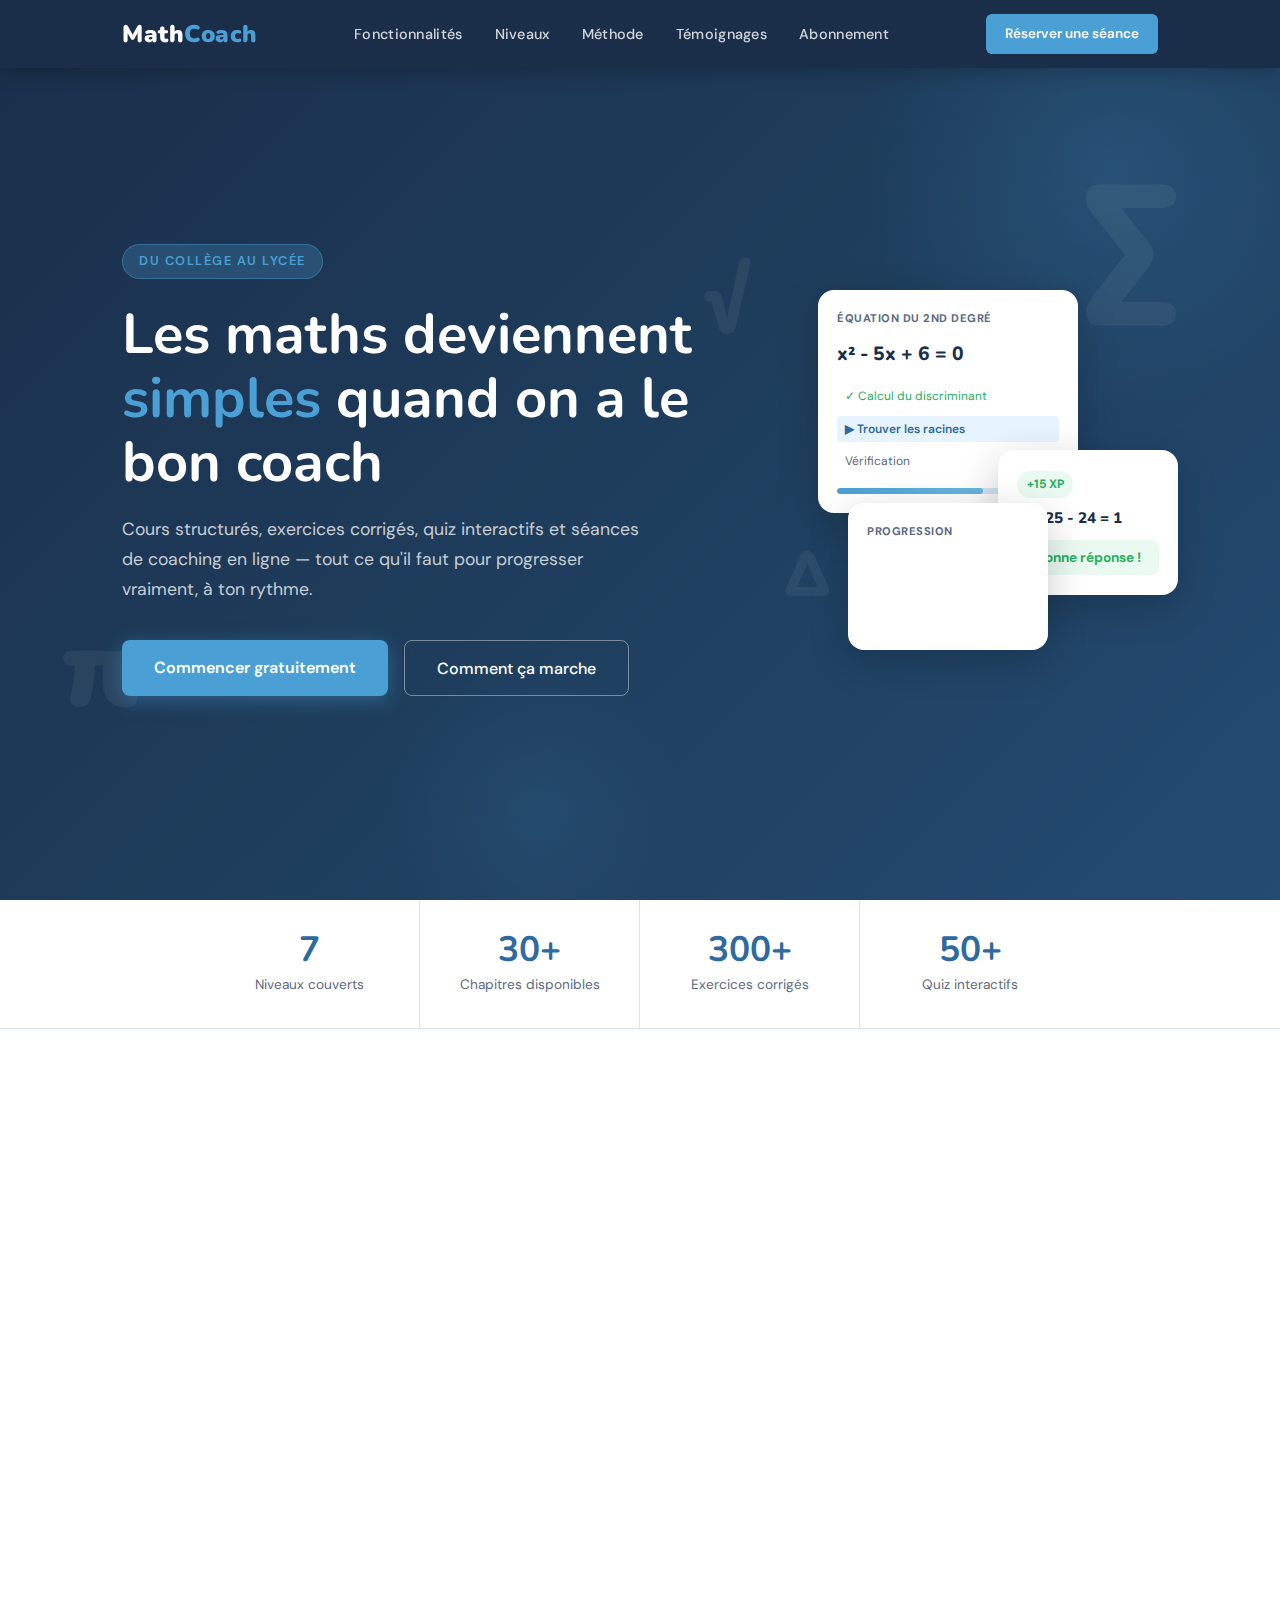
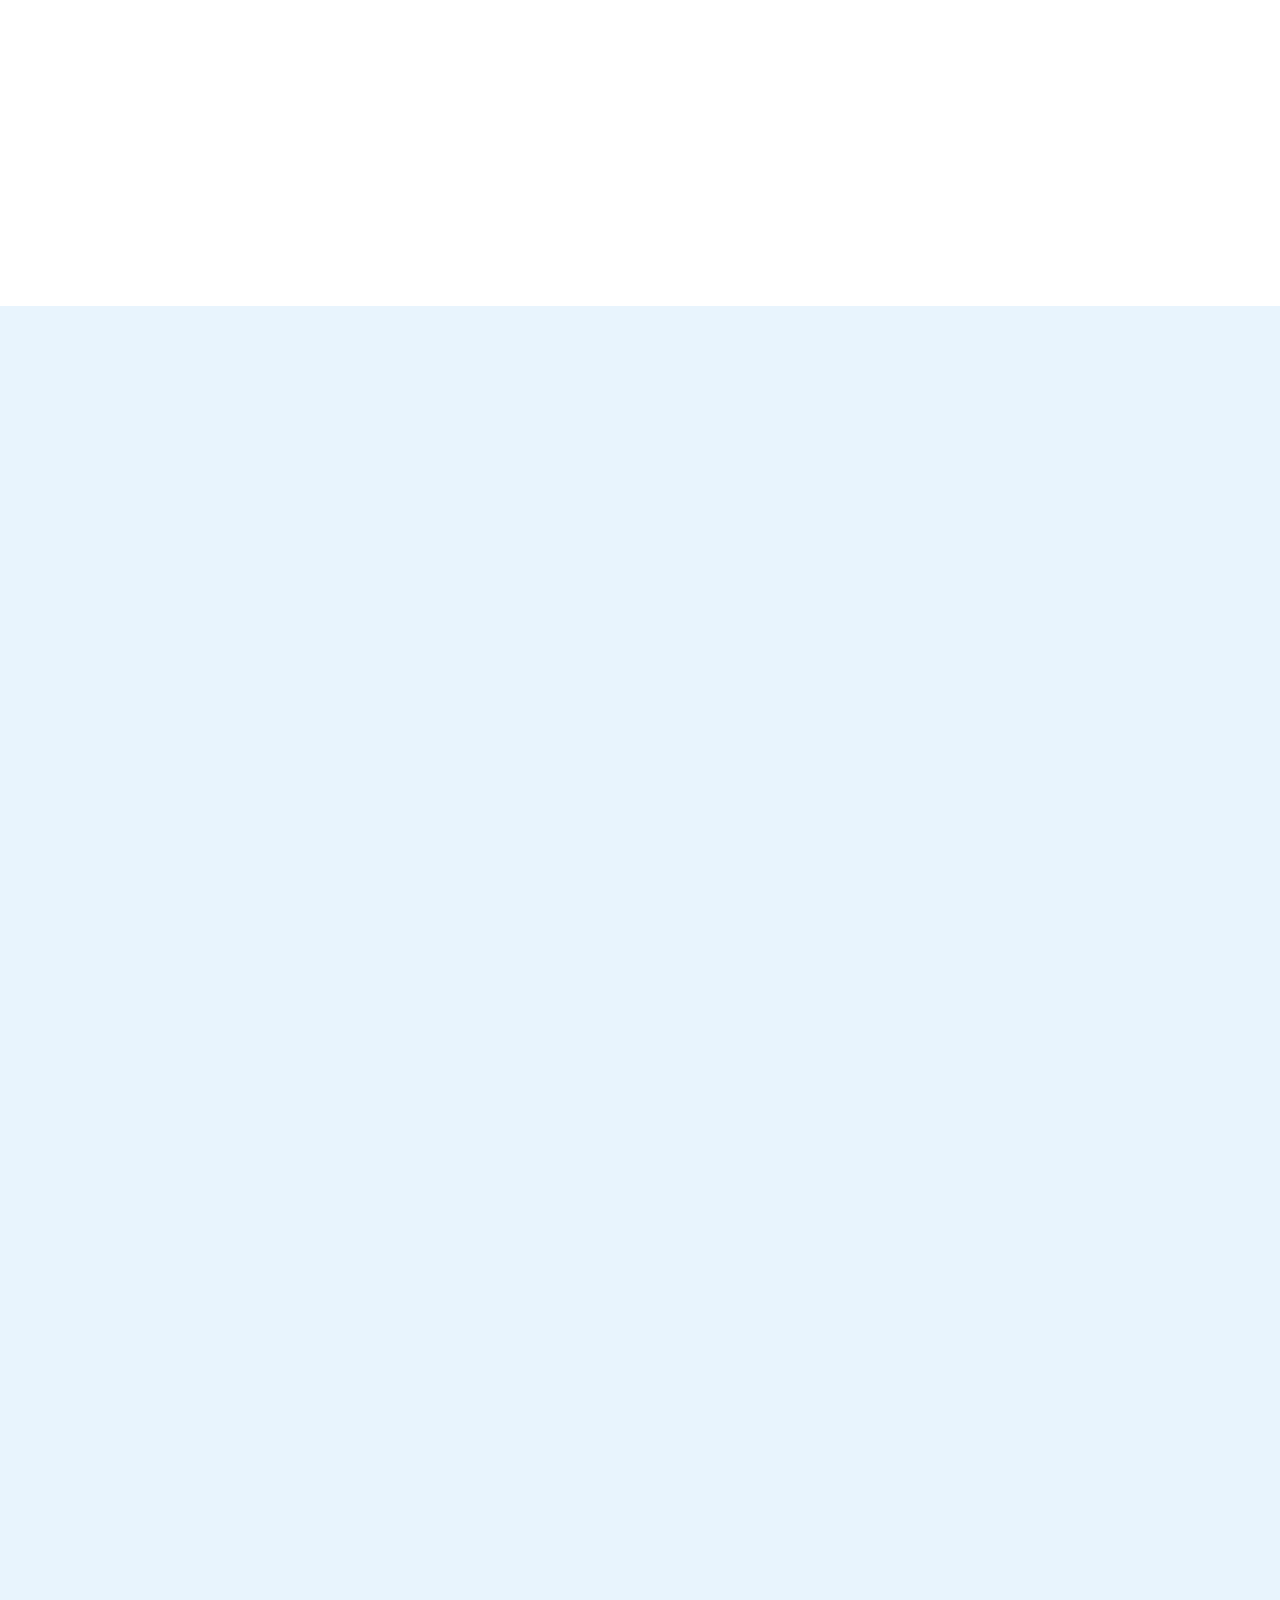
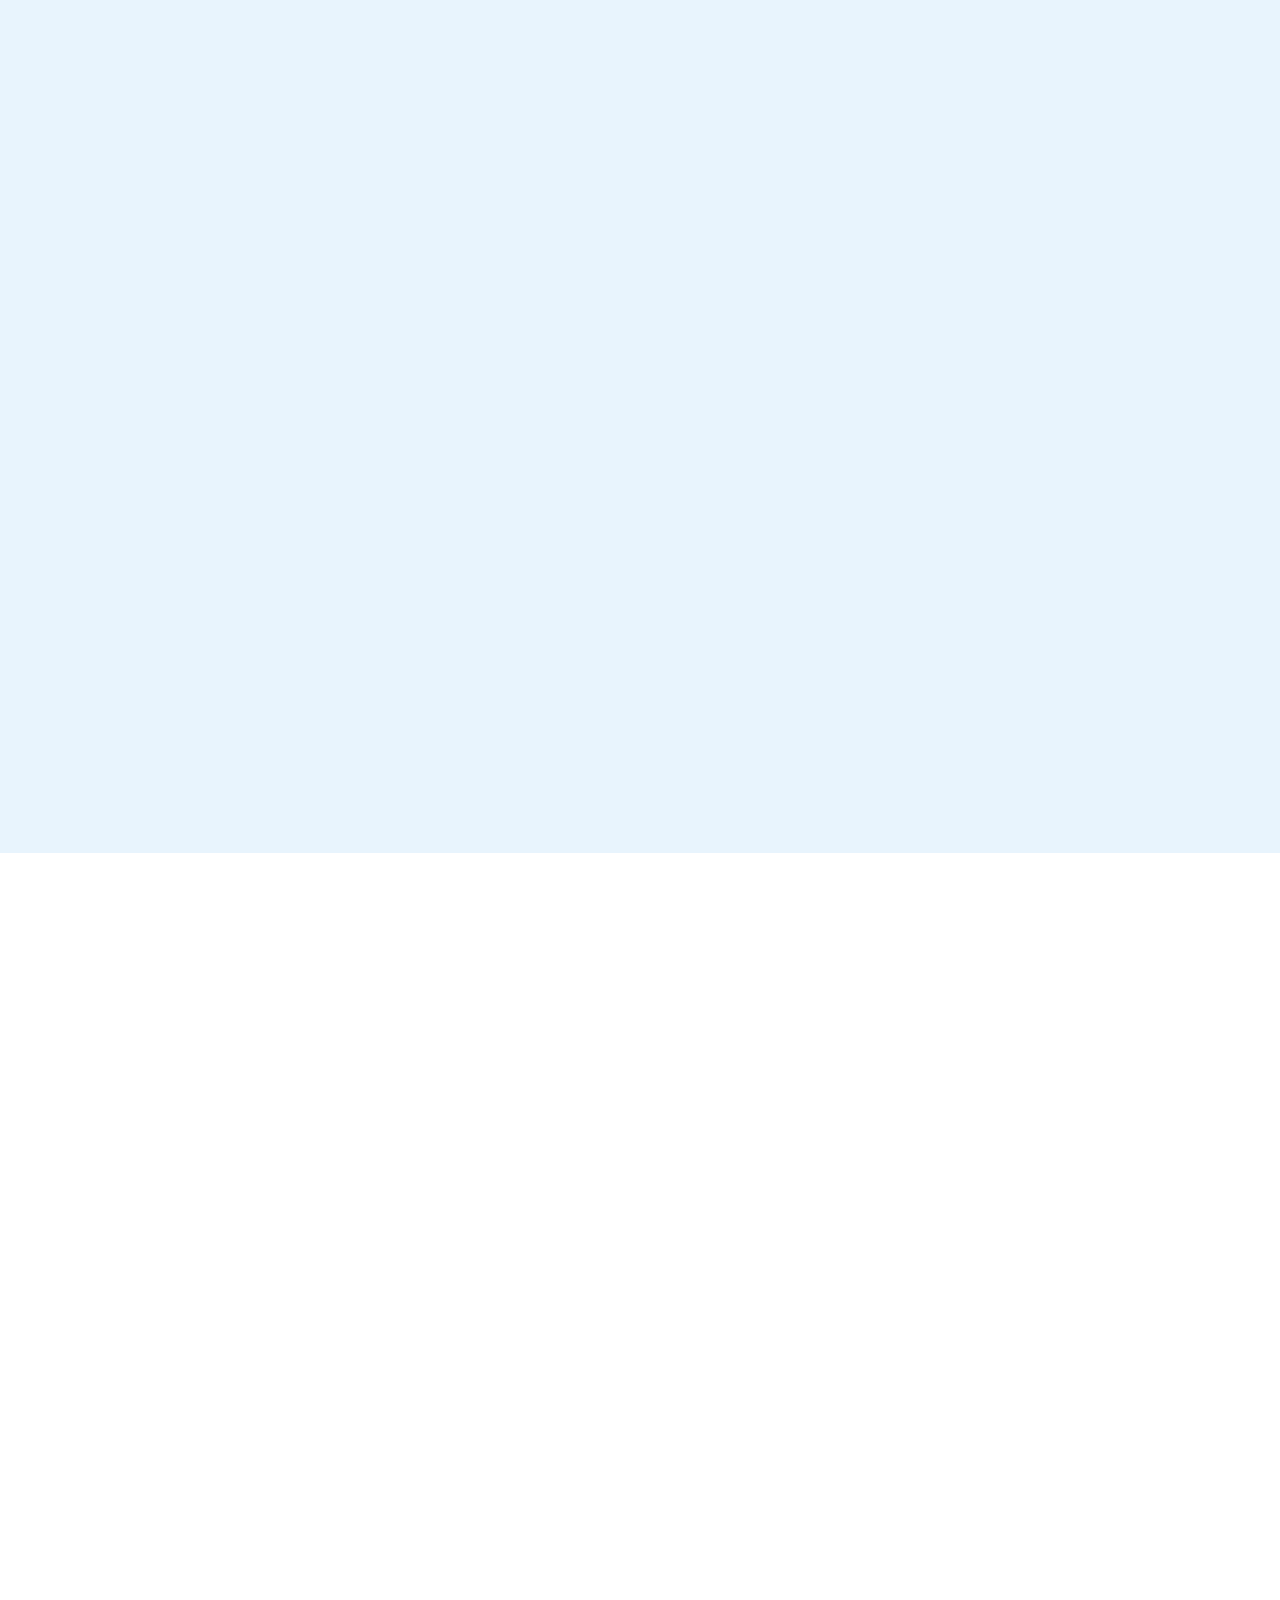
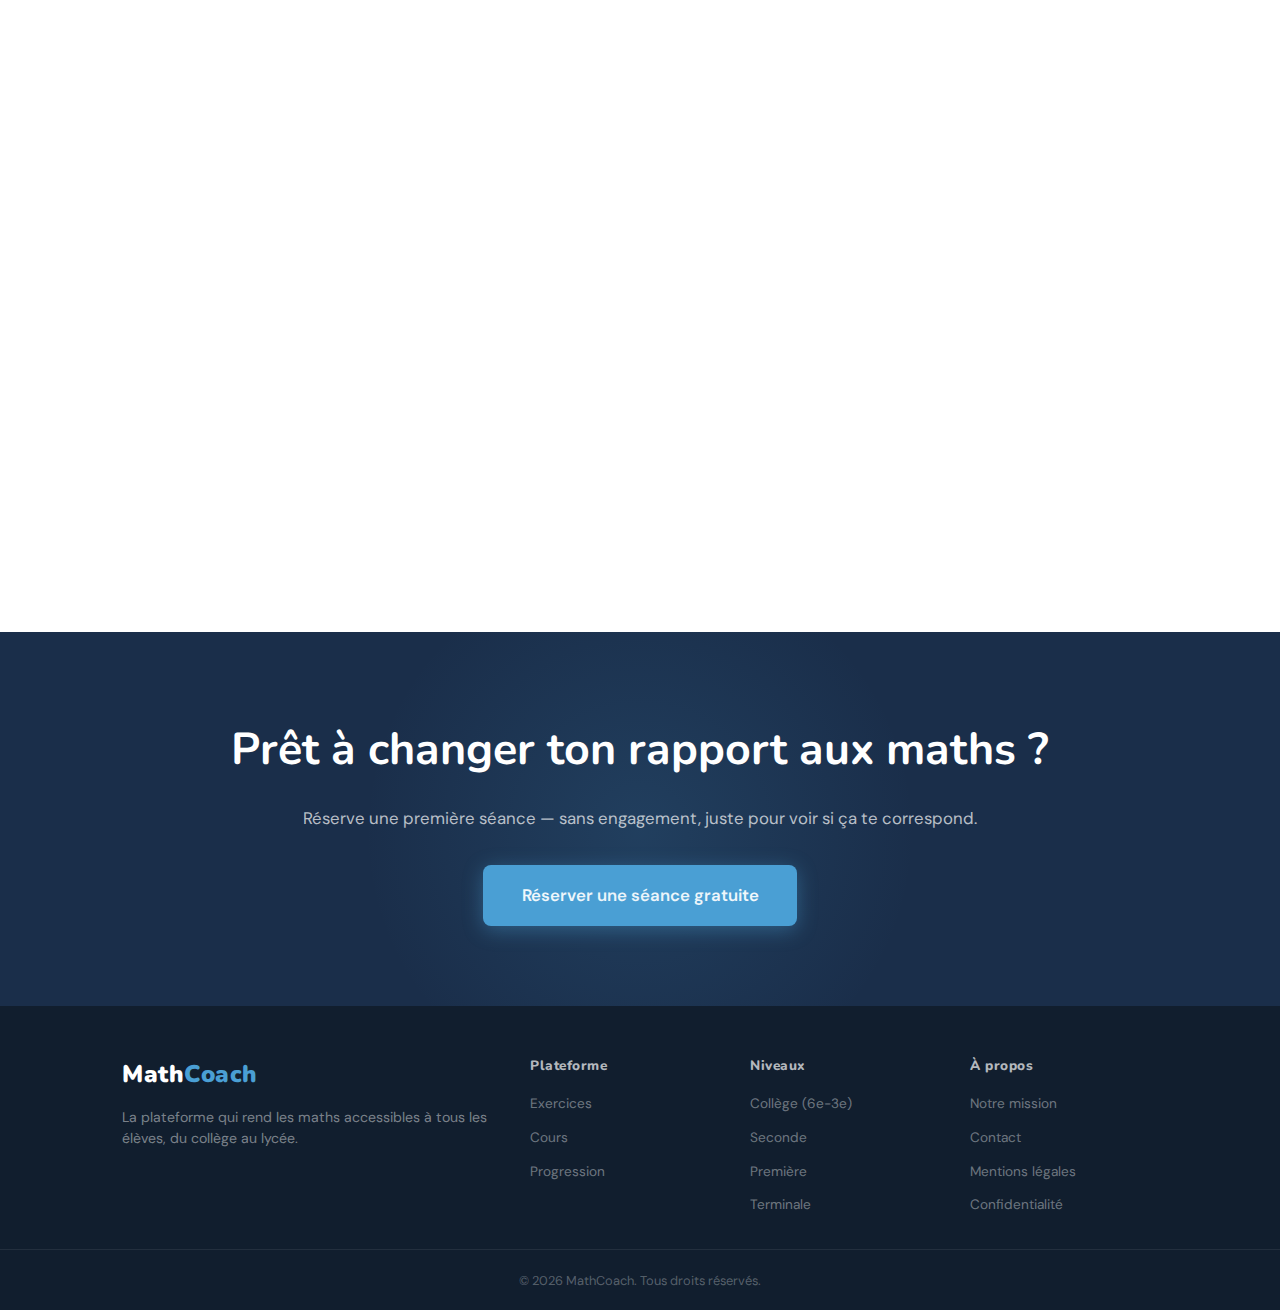
<file: index.html>
<!DOCTYPE html>
<html lang="fr">
<head>
  <meta charset="UTF-8"/>
  <meta name="viewport" content="width=device-width, initial-scale=1.0"/>
  <title>MathCoach — Progresser en maths, du coll&egrave;ge au lyc&eacute;e</title>
  <meta name="description" content="MathCoach : cours structur&eacute;s, exercices corrig&eacute;s, quiz interactifs et coaching en ligne pour progresser en maths du coll&egrave;ge au lyc&eacute;e.">
  <link rel="preconnect" href="https://fonts.googleapis.com">
  <link href="https://fonts.googleapis.com/css2?family=Nunito:wght@700;800;900&family=DM+Sans:wght@300;400;500;600&display=swap" rel="stylesheet">
  <link rel="stylesheet" href="css/styles.css">
</head>
<body>

  <!-- NAVBAR -->
  <nav class="navbar" id="navbar">
    <div class="container nav-container">
      <a href="/" class="nav-logo">Math<span>Coach</span></a>
      <ul class="nav-links" id="nav-links">
        <li><a href="#fonctionnalites">Fonctionnalit&eacute;s</a></li>
        <li><a href="#niveaux">Niveaux</a></li>
        <li><a href="#methode">M&eacute;thode</a></li>
        <li><a href="#temoignages">T&eacute;moignages</a></li>
        <li><a href="#offre">Abonnement</a></li>
      </ul>
      <div class="nav-actions">
        <a href="#" class="btn-nav">R&eacute;server une s&eacute;ance</a>
      </div>
      <div class="hamburger" id="hamburger">
        <span></span><span></span><span></span>
      </div>
    </div>
  </nav>

  <!-- HERO -->
  <header class="hero">
    <div class="math-float f1">&sum;</div>
    <div class="math-float f2">&int;</div>
    <div class="math-float f3">&pi;</div>
    <div class="math-float f4">&radic;</div>
    <div class="math-float f5">&Delta;</div>
    <div class="container hero-container">
      <div class="hero-content">
        <div class="hero-badge">Du coll&egrave;ge au lyc&eacute;e</div>
        <h1>Les maths deviennent <em>simples</em> quand on a le bon coach</h1>
        <p>Cours structur&eacute;s, exercices corrig&eacute;s, quiz interactifs et s&eacute;ances de coaching en ligne &mdash; tout ce qu'il faut pour progresser vraiment, &agrave; ton rythme.</p>
        <div class="hero-cta">
          <a href="#niveaux" class="btn-primary">Commencer gratuitement</a>
          <a href="#methode" class="btn-outline">Comment &ccedil;a marche</a>
        </div>
      </div>
      <div class="hero-visual">
        <div class="math-card card-1">
          <div class="card-header">&Eacute;quation du 2nd degr&eacute;</div>
          <div class="card-equation">x&sup2; - 5x + 6 = 0</div>
          <div class="card-steps">
            <div class="step-item done">&#10003; Calcul du discriminant</div>
            <div class="step-item active">&#9654; Trouver les racines</div>
            <div class="step-item">V&eacute;rification</div>
          </div>
          <div class="card-progress"><div class="progress-bar" style="width:66%"></div></div>
        </div>
        <div class="math-card card-2">
          <div class="card-badge">+15 XP</div>
          <div class="card-equation small">&Delta; = 25 - 24 = 1</div>
          <div class="card-result correct">Bonne r&eacute;ponse !</div>
        </div>
        <div class="math-card card-3">
          <div class="card-header">Progression</div>
          <div class="mini-chart">
            <div class="bar" style="height:40%"></div>
            <div class="bar" style="height:55%"></div>
            <div class="bar" style="height:45%"></div>
            <div class="bar" style="height:70%"></div>
            <div class="bar" style="height:85%"></div>
            <div class="bar" style="height:75%"></div>
            <div class="bar accent" style="height:95%"></div>
          </div>
        </div>
      </div>
    </div>
  </header>

  <!-- STATS STRIP -->
  <div class="stats-strip">
    <div class="stat-item">
      <div class="stat-number" data-target="7">7</div>
      <div class="stat-label">Niveaux couverts</div>
    </div>
    <div class="stat-item">
      <div class="stat-number" data-target="30">30+</div>
      <div class="stat-label">Chapitres disponibles</div>
    </div>
    <div class="stat-item">
      <div class="stat-number" data-target="300">300+</div>
      <div class="stat-label">Exercices corrig&eacute;s</div>
    </div>
    <div class="stat-item">
      <div class="stat-number" data-target="50">50+</div>
      <div class="stat-label">Quiz interactifs</div>
    </div>
  </div>

  <!-- FEATURES -->
  <section class="features" id="fonctionnalites">
    <div class="container">
      <div class="section-header">
        <div class="section-label">Fonctionnalit&eacute;s</div>
        <h2 class="section-title">Tout ce qu'il faut pour progresser</h2>
        <p class="section-sub">Une plateforme pens&eacute;e pour rendre les maths accessibles et motivantes.</p>
      </div>
      <div class="features-grid">
        <div class="feature-card">
          <div class="feature-icon">
            <svg width="28" height="28" viewBox="0 0 24 24" fill="none" stroke="currentColor" stroke-width="2" stroke-linecap="round" stroke-linejoin="round"><path d="M2 3h6a4 4 0 0 1 4 4v14a3 3 0 0 0-3-3H2z"/><path d="M22 3h-6a4 4 0 0 0-4 4v14a3 3 0 0 1 3-3h7z"/></svg>
          </div>
          <h3>Cours structur&eacute;s</h3>
          <p>Des le&ccedil;ons claires et progressives avec d&eacute;finitions, propri&eacute;t&eacute;s et exemples d&eacute;taill&eacute;s.</p>
        </div>
        <div class="feature-card">
          <div class="feature-icon">
            <svg width="28" height="28" viewBox="0 0 24 24" fill="none" stroke="currentColor" stroke-width="2" stroke-linecap="round" stroke-linejoin="round"><polyline points="22 12 18 12 15 21 9 3 6 12 2 12"/></svg>
          </div>
          <h3>Graphiques interactifs</h3>
          <p>Visualise les fonctions, les suites et les courbes avec des graphiques manipulables en temps r&eacute;el.</p>
        </div>
        <div class="feature-card">
          <div class="feature-icon">
            <svg width="28" height="28" viewBox="0 0 24 24" fill="none" stroke="currentColor" stroke-width="2" stroke-linecap="round" stroke-linejoin="round"><path d="M14 2H6a2 2 0 0 0-2 2v16a2 2 0 0 0 2 2h12a2 2 0 0 0 2-2V8z"/><polyline points="14 2 14 8 20 8"/><line x1="16" y1="13" x2="8" y2="13"/><line x1="16" y1="17" x2="8" y2="17"/></svg>
          </div>
          <h3>Exercices corrig&eacute;s</h3>
          <p>10 exercices par chapitre, class&eacute;s par difficult&eacute;, avec correction d&eacute;taill&eacute;e &eacute;tape par &eacute;tape.</p>
        </div>
        <div class="feature-card">
          <div class="feature-icon">
            <svg width="28" height="28" viewBox="0 0 24 24" fill="none" stroke="currentColor" stroke-width="2" stroke-linecap="round" stroke-linejoin="round"><circle cx="12" cy="12" r="10"/><path d="M9.09 9a3 3 0 0 1 5.83 1c0 2-3 3-3 3"/><line x1="12" y1="17" x2="12.01" y2="17"/></svg>
          </div>
          <h3>Quiz rapides</h3>
          <p>10 questions par chapitre pour tester tes connaissances avec correction imm&eacute;diate et score.</p>
        </div>
        <div class="feature-card">
          <div class="feature-icon">
            <svg width="28" height="28" viewBox="0 0 24 24" fill="none" stroke="currentColor" stroke-width="2" stroke-linecap="round" stroke-linejoin="round"><line x1="12" y1="20" x2="12" y2="10"/><line x1="18" y1="20" x2="18" y2="4"/><line x1="6" y1="20" x2="6" y2="16"/></svg>
          </div>
          <h3>Suivi de progression</h3>
          <p>Visualise tes progr&egrave;s chapitre par chapitre et identifie tes points forts et faibles.</p>
        </div>
        <div class="feature-card">
          <div class="feature-icon">
            <svg width="28" height="28" viewBox="0 0 24 24" fill="none" stroke="currentColor" stroke-width="2" stroke-linecap="round" stroke-linejoin="round"><rect x="2" y="3" width="20" height="14" rx="2" ry="2"/><line x1="8" y1="21" x2="16" y2="21"/><line x1="12" y1="17" x2="12" y2="21"/></svg>
          </div>
          <h3>Accessible partout</h3>
          <p>Sur ordinateur, tablette ou t&eacute;l&eacute;phone &mdash; entra&icirc;ne-toi o&ugrave; tu veux, quand tu veux.</p>
        </div>
      </div>
    </div>
  </section>

  <!-- NIVEAUX -->
  <section class="levels" id="niveaux">
    <div class="container">

      <!-- COLLEGE -->
      <div class="section-header">
        <div class="section-label">Coll&egrave;ge</div>
        <h2 class="section-title">De la 6&egrave;me &agrave; la 3&egrave;me</h2>
        <p class="section-sub">Les bases essentielles pour construire un socle solide en math&eacute;matiques.</p>
      </div>
      <div class="levels-grid">
        <a href="#" class="level-card">
          <div class="level-card-top">
            <div class="level-icon">6</div>
            <div><div class="level-name">Sixi&egrave;me</div><div class="level-tag">Nombres &middot; G&eacute;om&eacute;trie &middot; Fractions</div></div>
          </div>
          <div class="level-card-body">
            <ul class="level-topics">
              <li>Nombres entiers et d&eacute;cimaux</li>
              <li>Fractions et proportionnalit&eacute;</li>
              <li>G&eacute;om&eacute;trie : droites, angles, sym&eacute;trie</li>
              <li>P&eacute;rim&egrave;tres, aires et volumes</li>
            </ul>
          </div>
          <div class="level-card-footer">
            <span class="coming-badge">Bient&ocirc;t disponible</span>
            <span class="card-link">Voir les cours</span>
          </div>
        </a>

        <a href="#" class="level-card">
          <div class="level-card-top">
            <div class="level-icon">5</div>
            <div><div class="level-name">Cinqui&egrave;me</div><div class="level-tag">Relatifs &middot; Triangles &middot; Statistiques</div></div>
          </div>
          <div class="level-card-body">
            <ul class="level-topics">
              <li>Nombres relatifs et op&eacute;rations</li>
              <li>Triangles et parall&eacute;logrammes</li>
              <li>Proportionnalit&eacute; et pourcentages</li>
              <li>Statistiques : moyenne, m&eacute;diane</li>
            </ul>
          </div>
          <div class="level-card-footer">
            <span class="coming-badge">Bient&ocirc;t disponible</span>
            <span class="card-link">Voir les cours</span>
          </div>
        </a>

        <a href="#" class="level-card">
          <div class="level-card-top">
            <div class="level-icon">4</div>
            <div><div class="level-name">Quatri&egrave;me</div><div class="level-tag">Puissances &middot; Thal&egrave;s &middot; &Eacute;quations</div></div>
          </div>
          <div class="level-card-body">
            <ul class="level-topics">
              <li>Puissances et racines carr&eacute;es</li>
              <li>Calcul litt&eacute;ral et &eacute;quations</li>
              <li>Th&eacute;or&egrave;me de Pythagore</li>
              <li>Th&eacute;or&egrave;me de Thal&egrave;s</li>
            </ul>
          </div>
          <div class="level-card-footer">
            <span class="coming-badge">Bient&ocirc;t disponible</span>
            <span class="card-link">Voir les cours</span>
          </div>
        </a>

        <a href="#" class="level-card">
          <div class="level-card-top">
            <div class="level-icon">3</div>
            <div><div class="level-name">Troisi&egrave;me</div><div class="level-tag">Fonctions &middot; Probabilit&eacute;s &middot; Brevet</div></div>
          </div>
          <div class="level-card-body">
            <ul class="level-topics">
              <li>Fonctions lin&eacute;aires et affines</li>
              <li>Syst&egrave;mes d'&eacute;quations</li>
              <li>Probabilit&eacute;s</li>
              <li>Pr&eacute;paration au Brevet</li>
            </ul>
          </div>
          <div class="level-card-footer">
            <span class="coming-badge">Bient&ocirc;t disponible</span>
            <span class="card-link">Voir les cours</span>
          </div>
        </a>
      </div>

      <!-- LYCEE -->
      <div class="section-header" style="margin-top:4rem;">
        <div class="section-label">Lyc&eacute;e</div>
        <h2 class="section-title">De la 2nde &agrave; la Terminale</h2>
        <p class="section-sub">Analyse, alg&egrave;bre, probabilit&eacute;s &mdash; pr&eacute;pare le Bac avec m&eacute;thode.</p>
      </div>
      <div class="levels-grid levels-grid-3">
        <a href="#" class="level-card">
          <div class="level-card-top">
            <div class="level-icon">2<sup>de</sup></div>
            <div><div class="level-name">Seconde</div><div class="level-tag">Fonctions &middot; G&eacute;om&eacute;trie &middot; Stats</div></div>
          </div>
          <div class="level-card-body">
            <ul class="level-topics">
              <li>Fonctions et repr&eacute;sentations graphiques</li>
              <li>&Eacute;quations et in&eacute;quations</li>
              <li>Vecteurs et rep&eacute;rage</li>
              <li>Statistiques et probabilit&eacute;s</li>
            </ul>
          </div>
          <div class="level-card-footer">
            <span class="coming-badge">Bient&ocirc;t disponible</span>
            <span class="card-link">Voir les cours</span>
          </div>
        </a>

        <a href="premiere/suites.html" class="level-card featured">
          <div class="level-popular">Nouveau</div>
          <div class="level-card-top">
            <div class="level-icon">1<sup>re</sup></div>
            <div><div class="level-name">Premi&egrave;re</div><div class="level-tag">Analyse &middot; Suites &middot; Proba</div></div>
          </div>
          <div class="level-card-body">
            <ul class="level-topics">
              <li>Suites num&eacute;riques</li>
              <li>D&eacute;rivation et &eacute;tude de fonctions</li>
              <li>Trigonom&eacute;trie</li>
              <li>Probabilit&eacute;s conditionnelles</li>
            </ul>
          </div>
          <div class="level-card-footer">
            <span class="demo-badge">Acc&egrave;s libre</span>
            <span class="card-link">Voir les cours</span>
          </div>
        </a>

        <a href="#" class="level-card">
          <div class="level-card-top">
            <div class="level-icon">T<sup>le</sup></div>
            <div><div class="level-name">Terminale</div><div class="level-tag">Int&eacute;grales &middot; Limites &middot; Expo</div></div>
          </div>
          <div class="level-card-body">
            <ul class="level-topics">
              <li>Limites et continuit&eacute;</li>
              <li>Int&eacute;gration</li>
              <li>Fonctions logarithme et exponentielle</li>
              <li>Lois de probabilit&eacute; continues</li>
            </ul>
          </div>
          <div class="level-card-footer">
            <span class="coming-badge">Bient&ocirc;t disponible</span>
            <span class="card-link">Voir les cours</span>
          </div>
        </a>
      </div>
    </div>
  </section>

  <!-- METHODE -->
  <section class="method" id="methode">
    <div class="container">
      <div class="section-header">
        <div class="section-label">Comment &ccedil;a marche</div>
        <h2 class="section-title">Simple, rapide, efficace</h2>
        <p class="section-sub">De l'inscription &agrave; ta premi&egrave;re s&eacute;ance, tout est pens&eacute; pour que tu te concentres sur l'essentiel : progresser.</p>
      </div>
      <div class="steps-grid">
        <div class="step-card">
          <div class="step-number">1</div>
          <h3>Tu explores les cours</h3>
          <p>Des chapitres gratuits par niveau pour d&eacute;couvrir la m&eacute;thode et le style des cours.</p>
        </div>
        <div class="step-card">
          <div class="step-number">2</div>
          <h3>Tu travailles &agrave; ton rythme</h3>
          <p>Cours, quiz, exercices corrig&eacute;s &mdash; tout est disponible 24h/24, sans limite.</p>
        </div>
        <div class="step-card">
          <div class="step-number">3</div>
          <h3>Tu r&eacute;serves une s&eacute;ance</h3>
          <p>Un point de coaching pour poser tes questions, approfondir ou pr&eacute;parer un contr&ocirc;le.</p>
        </div>
      </div>

      <div class="plus-cta">
        <div class="plus-cta-text">
          <div class="plus-badge">MathCoach<span>+</span></div>
          <p>Tu veux un acc&egrave;s illimit&eacute; &agrave; tous les cours, exercices corrig&eacute;s, quiz et fiches de r&eacute;vision ? Rejoins <strong>MathCoach+</strong> et profite de tout le contenu sans restriction.</p>
        </div>
        <a href="#offre" class="btn-primary">D&eacute;couvrir MathCoach+</a>
      </div>
    </div>
  </section>

  <!-- TEMOIGNAGES -->
  <section class="testimonials" id="temoignages">
    <div class="container">
      <div class="section-header">
        <div class="section-label">T&eacute;moignages</div>
        <h2 class="section-title">Ils progressent avec MathCoach</h2>
        <p class="section-sub">Des &eacute;l&egrave;ves qui ont transform&eacute; leur rapport aux math&eacute;matiques.</p>
      </div>
      <div class="testimonials-grid">
        <div class="testimonial-card">
          <div class="testimonial-stars"><span>&#9733;</span><span>&#9733;</span><span>&#9733;</span><span>&#9733;</span><span>&#9733;</span></div>
          <blockquote>&laquo; J'avais 8 de moyenne en maths en seconde. Gr&acirc;ce aux exercices progressifs de MathCoach, j'ai fini l'ann&eacute;e &agrave; 14. Le syst&egrave;me d'indices m'a vraiment aid&eacute; &agrave; comprendre ma d&eacute;marche. &raquo;</blockquote>
          <div class="testimonial-author">
            <div class="author-avatar">L</div>
            <div><div class="author-name">Lucas, 16 ans</div><div class="author-detail">&Eacute;l&egrave;ve en Seconde</div></div>
          </div>
        </div>
        <div class="testimonial-card">
          <div class="testimonial-stars"><span>&#9733;</span><span>&#9733;</span><span>&#9733;</span><span>&#9733;</span><span>&#9733;</span></div>
          <blockquote>&laquo; Ma fille utilise MathCoach tous les soirs 20 minutes. Elle a repris confiance en elle et ose enfin participer en cours. Le suivi de progression est tr&egrave;s bien fait. &raquo;</blockquote>
          <div class="testimonial-author">
            <div class="author-avatar">S</div>
            <div><div class="author-name">Sophie, parent</div><div class="author-detail">Maman d'une &eacute;l&egrave;ve en 3e</div></div>
          </div>
        </div>
        <div class="testimonial-card">
          <div class="testimonial-stars"><span>&#9733;</span><span>&#9733;</span><span>&#9733;</span><span>&#9733;</span><span>&#9733;</span></div>
          <blockquote>&laquo; Je recommande MathCoach &agrave; mes &eacute;l&egrave;ves en difficult&eacute;. Les exercices sont bien calibr&eacute;s et la correction &eacute;tape par &eacute;tape reproduit ce qu'un bon prof ferait en cours. &raquo;</blockquote>
          <div class="testimonial-author">
            <div class="author-avatar">M</div>
            <div><div class="author-name">M. Durand</div><div class="author-detail">Professeur de math&eacute;matiques</div></div>
          </div>
        </div>
      </div>
    </div>
  </section>

  <!-- OFFRE -->
  <section class="offer" id="offre">
    <div class="container">
      <div class="section-header">
        <div class="section-label">Abonnement</div>
        <h2 class="section-title">Acc&egrave;s libre ou acc&egrave;s complet,<br>&agrave; toi de choisir</h2>
      </div>
      <div class="offer-grid">
        <div class="offer-card">
          <div class="offer-label">Acc&egrave;s libre</div>
          <h3>Contenu vitrine</h3>
          <ul class="offer-list">
            <li><span class="check">&#10003;</span>Chapitres de d&eacute;mo par niveau</li>
            <li><span class="check">&#10003;</span>Quiz de d&eacute;couverte</li>
            <li><span class="check">&#10003;</span>Pr&eacute;sentation des m&eacute;thodes p&eacute;dagogiques</li>
            <li><span class="check">&#10003;</span>Acc&egrave;s &agrave; la r&eacute;servation de s&eacute;ances</li>
          </ul>
          <a href="#niveaux" class="btn-outline-dark">Explorer gratuitement</a>
        </div>
        <div class="offer-card premium">
          <div class="offer-label">Abonnement mensuel</div>
          <h3>Acc&egrave;s complet</h3>
          <ul class="offer-list">
            <li><span class="check">&#10003;</span>Tous les cours du coll&egrave;ge au lyc&eacute;e</li>
            <li><span class="check">&#10003;</span>Exercices corrig&eacute;s en d&eacute;tail pour chaque notion</li>
            <li><span class="check">&#10003;</span>Quiz interactifs avec score et correction</li>
            <li><span class="check">&#10003;</span>Fiches de r&eacute;vision t&eacute;l&eacute;chargeables</li>
            <li><span class="check">&#10003;</span>Tarif pr&eacute;f&eacute;rentiel sur les s&eacute;ances de coaching</li>
          </ul>
          <a href="#" class="btn-primary">Prendre contact</a>
        </div>
      </div>
    </div>
  </section>

  <!-- CTA FINAL -->
  <section class="cta-section">
    <h2>Pr&ecirc;t &agrave; changer ton rapport aux maths ?</h2>
    <p>R&eacute;serve une premi&egrave;re s&eacute;ance &mdash; sans engagement, juste pour voir si &ccedil;a te correspond.</p>
    <a href="#" class="btn-primary btn-lg">R&eacute;server une s&eacute;ance gratuite</a>
  </section>

  <!-- FOOTER -->
  <footer class="footer">
    <div class="container footer-container">
      <div class="footer-brand">
        <a href="/" class="nav-logo">Math<span>Coach</span></a>
        <p>La plateforme qui rend les maths accessibles &agrave; tous les &eacute;l&egrave;ves, du coll&egrave;ge au lyc&eacute;e.</p>
      </div>
      <div class="footer-links">
        <h4>Plateforme</h4>
        <ul>
          <li><a href="#">Exercices</a></li>
          <li><a href="#">Cours</a></li>
          <li><a href="#">Progression</a></li>
        </ul>
      </div>
      <div class="footer-links">
        <h4>Niveaux</h4>
        <ul>
          <li><a href="#">Coll&egrave;ge (6e-3e)</a></li>
          <li><a href="#">Seconde</a></li>
          <li><a href="premiere/suites.html">Premi&egrave;re</a></li>
          <li><a href="#">Terminale</a></li>
        </ul>
      </div>
      <div class="footer-links">
        <h4>&Agrave; propos</h4>
        <ul>
          <li><a href="#">Notre mission</a></li>
          <li><a href="#">Contact</a></li>
          <li><a href="#">Mentions l&eacute;gales</a></li>
          <li><a href="#">Confidentialit&eacute;</a></li>
        </ul>
      </div>
    </div>
    <div class="footer-bottom">
      <p>&copy; 2026 MathCoach. Tous droits r&eacute;serv&eacute;s.</p>
    </div>
  </footer>

  <script src="js/main.js"></script>
</body>
</html>
</file>
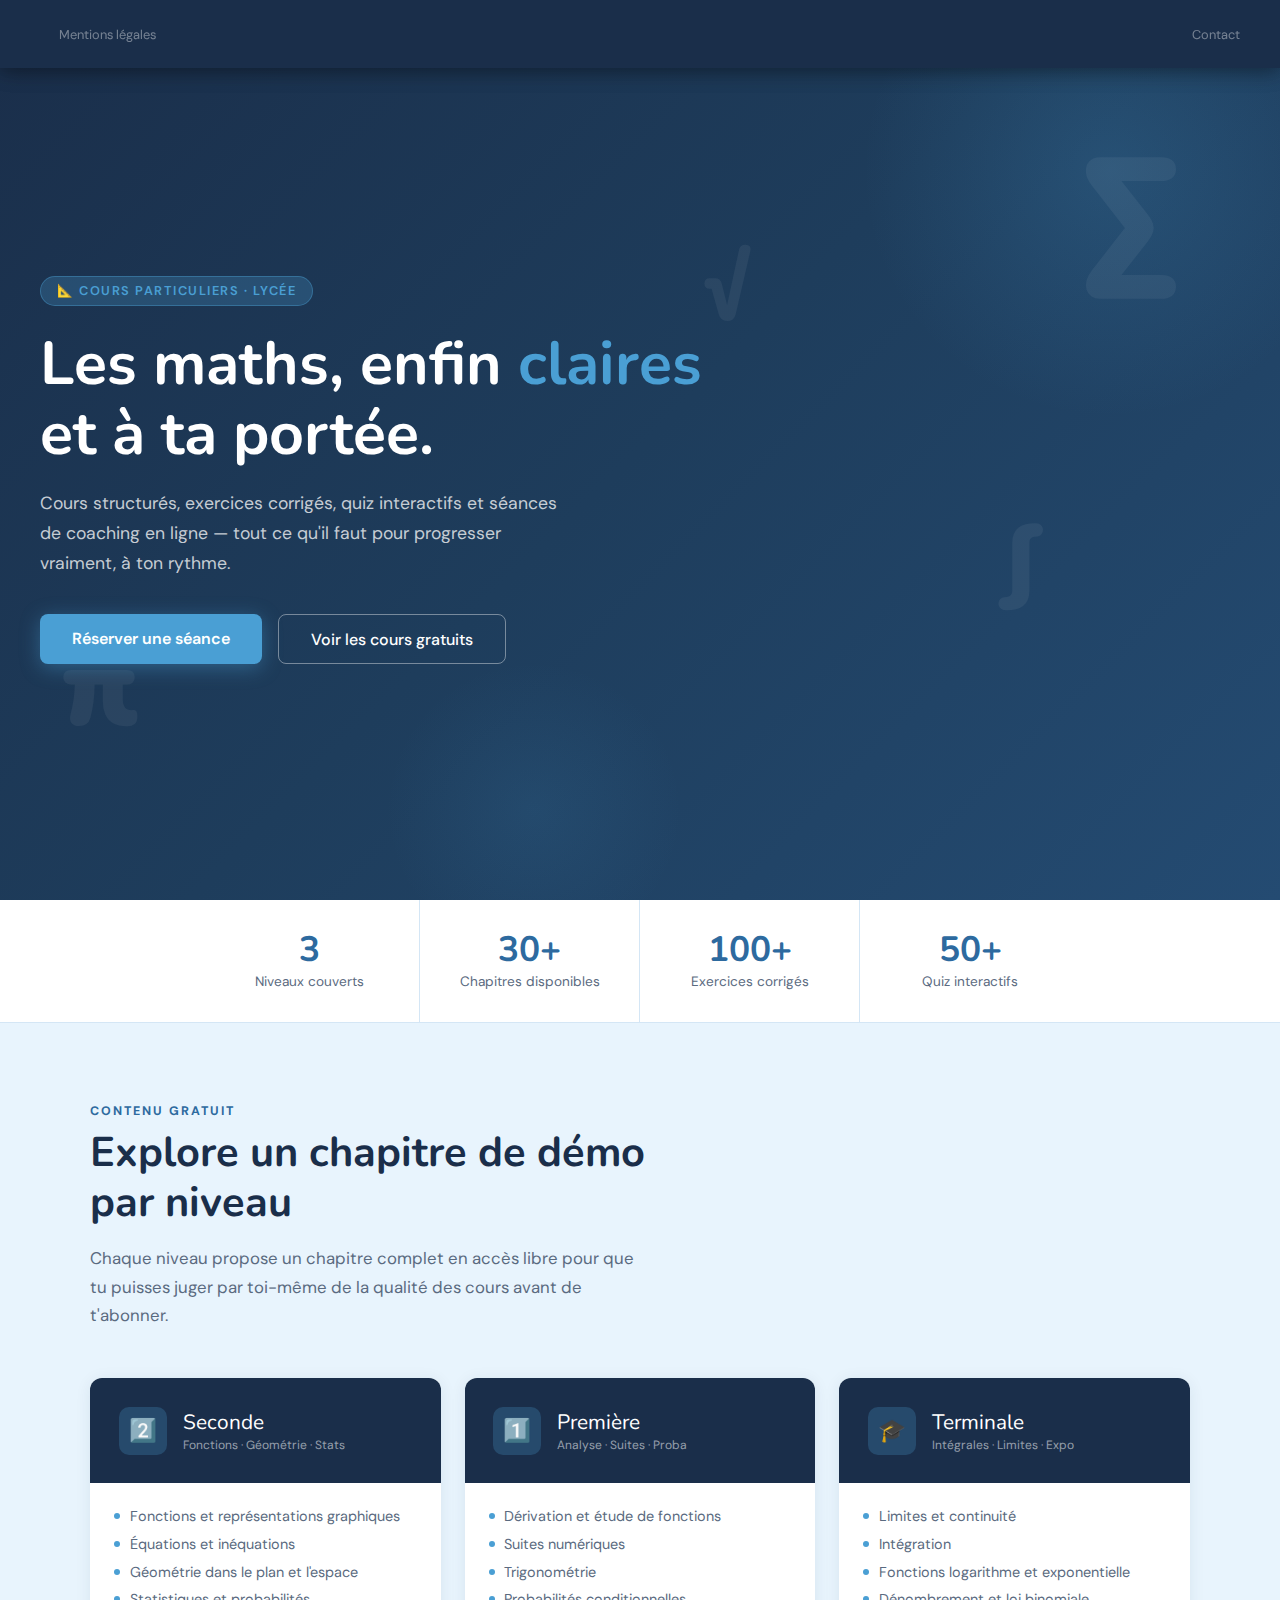
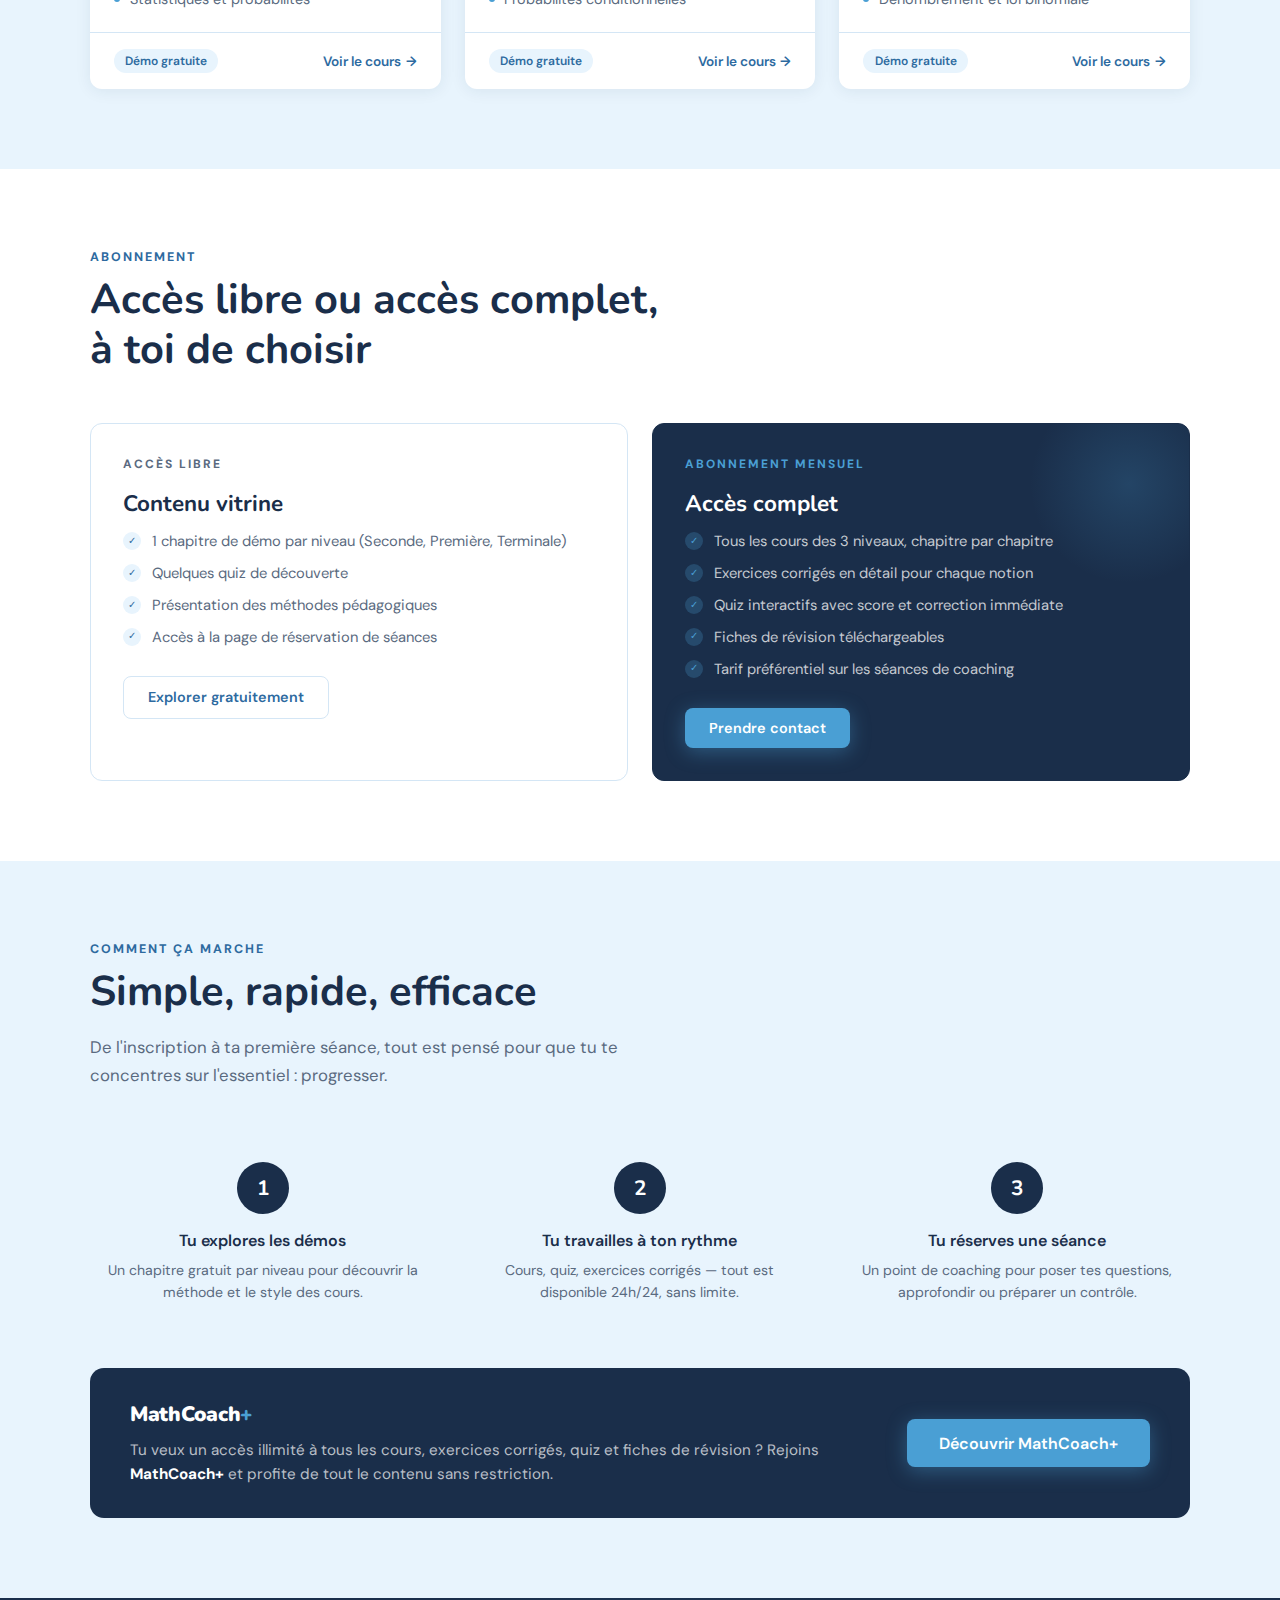
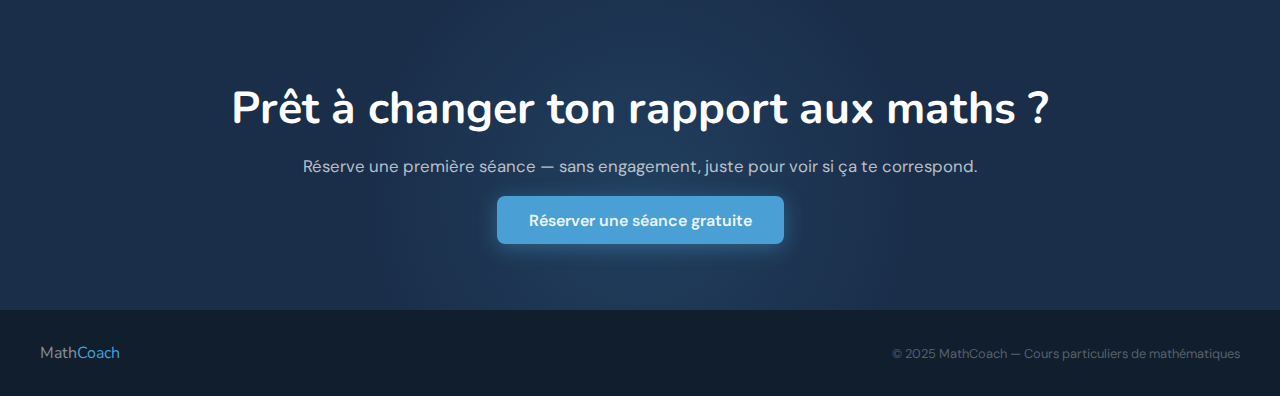
<file: page principale v1.html>
<!DOCTYPE html>
<html lang="fr">
<head>
  <meta charset="UTF-8" />
  <meta name="viewport" content="width=device-width, initial-scale=1.0"/>
  <title>MathCoach — Cours particuliers de mathématiques</title>
  <link rel="preconnect" href="https://fonts.googleapis.com">
  <link href="https://fonts.googleapis.com/css2?family=Nunito:wght@700;800;900&family=DM+Sans:wght@300;400;500;600&display=swap" rel="stylesheet">
  <style>
    *, *::before, *::after { box-sizing: border-box; margin: 0; padding: 0; }

    :root {
      --navy:      #1a2e4a;
      --blue:      #2d6a9f;
      --blue-light:#e8f4fd;
      --accent:    #4a9fd4;
      --white:     #ffffff;
      --text:      #1a1a2e;
      --text-muted:#5a6a80;
      --border:    #d4e6f5;
    }

    html { scroll-behavior: smooth; }

    body {
      font-family: 'DM Sans', sans-serif;
      color: var(--text);
      background: var(--white);
      overflow-x: hidden;
    }

    /* ─── NAVBAR ─────────────────────────────────────────── */
    nav {
      position: fixed; top: 0; left: 0; right: 0; z-index: 100;
      background: var(--navy);
      display: flex; align-items: center; justify-content: space-between;
      padding: 0 2.5rem;
      height: 68px;
      box-shadow: 0 2px 20px rgba(0,0,0,.25);
    }

    .nav-logo {
      font-family: 'Nunito', sans-serif;
      font-size: 1.5rem;
      color: var(--white);
      text-decoration: none;
      letter-spacing: .5px;
    }

    .nav-logo span { color: var(--accent); }

    .nav-links {
      display: flex; align-items: center; gap: 2rem;
      list-style: none;
    }

    .nav-links a {
      color: rgba(255,255,255,.8);
      text-decoration: none;
      font-size: .9rem;
      font-weight: 500;
      letter-spacing: .3px;
      transition: color .2s;
    }

    .nav-links a:hover { color: var(--white); }

    .nav-links .btn-nav {
      background: var(--accent);
      color: var(--white);
      padding: .5rem 1.2rem;
      border-radius: 6px;
      font-weight: 600;
      transition: background .2s, transform .15s;
    }

    .nav-links .btn-nav:hover { background: #3a8cc0; transform: translateY(-1px); }

    /* Hamburger */
    .hamburger { display: none; flex-direction: column; gap: 5px; cursor: pointer; }
    .hamburger span { display: block; width: 24px; height: 2px; background: var(--white); border-radius: 2px; transition: .3s; }

    /* ─── HERO ───────────────────────────────────────────── */
    .hero {
      min-height: 100vh;
      background: linear-gradient(135deg, var(--navy) 0%, #1e3d5c 50%, #244b72 100%);
      display: flex; align-items: center;
      padding: 100px 2.5rem 60px;
      position: relative;
      overflow: hidden;
    }

    /* Geometric decoration */
    .hero::before {
      content: '';
      position: absolute; top: -80px; right: -80px;
      width: 500px; height: 500px;
      border-radius: 50%;
      background: radial-gradient(circle, rgba(74,159,212,.18) 0%, transparent 70%);
      pointer-events: none;
    }

    .hero::after {
      content: '';
      position: absolute; bottom: -60px; left: 30%;
      width: 300px; height: 300px;
      border-radius: 50%;
      background: radial-gradient(circle, rgba(74,159,212,.1) 0%, transparent 70%);
      pointer-events: none;
    }

    /* Floating math symbols */
    .math-float {
      position: absolute;
      font-family: 'Nunito', sans-serif;
      color: rgba(255,255,255,.06);
      font-size: 8rem;
      font-weight: 900;
      pointer-events: none;
      user-select: none;
    }

    .math-float.f1 { top: 12%; right: 8%; font-size: 10rem; animation: floatY 6s ease-in-out infinite; }
    .math-float.f2 { top: 55%; right: 18%; font-size: 6rem; animation: floatY 8s ease-in-out infinite reverse; }
    .math-float.f3 { bottom: 15%; left: 5%; font-size: 7rem; animation: floatY 7s ease-in-out infinite; }
    .math-float.f4 { top: 25%; left: 55%; font-size: 5rem; animation: floatY 9s ease-in-out infinite reverse; }

    @keyframes floatY {
      0%, 100% { transform: translateY(0); }
      50% { transform: translateY(-20px); }
    }

    .hero-content { max-width: 680px; position: relative; z-index: 2; animation: fadeUp .8s ease both; }

    @keyframes fadeUp {
      from { opacity: 0; transform: translateY(30px); }
      to   { opacity: 1; transform: translateY(0); }
    }

    .hero-badge {
      display: inline-block;
      background: rgba(74,159,212,.25);
      border: 1px solid rgba(74,159,212,.4);
      color: var(--accent);
      font-size: .8rem;
      font-weight: 600;
      letter-spacing: 1.5px;
      text-transform: uppercase;
      padding: .35rem 1rem;
      border-radius: 20px;
      margin-bottom: 1.5rem;
    }

    .hero h1 {
      font-family: 'Nunito', sans-serif;
      font-size: clamp(2.4rem, 5vw, 3.8rem);
      color: var(--white);
      line-height: 1.15;
      margin-bottom: 1.2rem;
    }

    .hero h1 em {
      font-style: normal;
      color: var(--accent);
      position: relative;
    }

    .hero p {
      font-size: 1.1rem;
      color: rgba(255,255,255,.75);
      line-height: 1.7;
      max-width: 540px;
      margin-bottom: 2.2rem;
    }

    .hero-cta {
      display: flex; gap: 1rem; flex-wrap: wrap;
    }

    .btn-primary {
      background: var(--accent);
      color: var(--white);
      padding: .85rem 2rem;
      border-radius: 8px;
      font-size: 1rem;
      font-weight: 600;
      text-decoration: none;
      transition: background .2s, transform .2s, box-shadow .2s;
      box-shadow: 0 4px 20px rgba(74,159,212,.4);
    }

    .btn-primary:hover { background: #3a8cc0; transform: translateY(-2px); box-shadow: 0 8px 28px rgba(74,159,212,.5); }

    .btn-outline {
      background: transparent;
      color: var(--white);
      border: 1.5px solid rgba(255,255,255,.4);
      padding: .85rem 2rem;
      border-radius: 8px;
      font-size: 1rem;
      font-weight: 500;
      text-decoration: none;
      transition: border-color .2s, background .2s;
    }

    .btn-outline:hover { border-color: rgba(255,255,255,.8); background: rgba(255,255,255,.05); }

    /* ─── STATS STRIP ────────────────────────────────────── */
    .stats {
      background: var(--white);
      display: flex; justify-content: center; gap: 0;
      border-bottom: 1px solid var(--border);
      animation: fadeUp .8s .2s ease both;
    }

    .stat-item {
      flex: 1; max-width: 220px;
      text-align: center;
      padding: 2rem 1.5rem;
      border-right: 1px solid var(--border);
    }

    .stat-item:last-child { border-right: none; }

    .stat-number {
      font-family: 'Nunito', sans-serif;
      font-size: 2.2rem;
      color: var(--blue);
      font-weight: 700;
      line-height: 1;
    }

    .stat-label {
      font-size: .85rem;
      color: var(--text-muted);
      margin-top: .35rem;
      font-weight: 400;
    }

    /* ─── SECTIONS COMMUNES ──────────────────────────────── */
    section { padding: 80px 2.5rem; }

    .section-label {
      font-size: .78rem;
      font-weight: 700;
      letter-spacing: 2px;
      text-transform: uppercase;
      color: var(--blue);
      margin-bottom: .6rem;
    }

    .section-title {
      font-family: 'Nunito', sans-serif;
      font-size: clamp(1.8rem, 3.5vw, 2.6rem);
      color: var(--navy);
      line-height: 1.2;
      margin-bottom: 1rem;
    }

    .section-sub {
      font-size: 1.05rem;
      color: var(--text-muted);
      max-width: 560px;
      line-height: 1.7;
    }

    .section-header { margin-bottom: 3rem; }

    .container { max-width: 1100px; margin: 0 auto; }

    /* ─── NIVEAUX ─────────────────────────────────────────── */
    .levels { background: var(--blue-light); }

    .levels-grid {
      display: grid;
      grid-template-columns: repeat(auto-fit, minmax(280px, 1fr));
      gap: 1.5rem;
    }

    .level-card {
      background: var(--white);
      border-radius: 12px;
      overflow: hidden;
      box-shadow: 0 2px 16px rgba(26,46,74,.08);
      transition: transform .25s, box-shadow .25s;
      text-decoration: none;
      color: inherit;
      display: flex; flex-direction: column;
    }

    .level-card:hover { transform: translateY(-5px); box-shadow: 0 10px 32px rgba(26,46,74,.15); }

    .level-card-top {
      background: var(--navy);
      padding: 1.8rem;
      display: flex; align-items: center; gap: 1rem;
    }

    .level-icon {
      width: 48px; height: 48px;
      background: rgba(74,159,212,.25);
      border-radius: 10px;
      display: flex; align-items: center; justify-content: center;
      font-size: 1.4rem;
    }

    .level-name {
      font-family: 'Nunito', sans-serif;
      font-size: 1.3rem;
      color: var(--white);
    }

    .level-tag {
      font-size: .75rem;
      color: rgba(255,255,255,.55);
      margin-top: .1rem;
    }

    .level-card-body { padding: 1.5rem; flex: 1; }

    .level-topics {
      list-style: none;
      display: flex; flex-direction: column; gap: .6rem;
    }

    .level-topics li {
      display: flex; align-items: center; gap: .6rem;
      font-size: .9rem;
      color: var(--text-muted);
    }

    .level-topics li::before {
      content: '';
      width: 6px; height: 6px;
      background: var(--accent);
      border-radius: 50%;
      flex-shrink: 0;
    }

    .level-card-footer {
      padding: 1rem 1.5rem;
      border-top: 1px solid var(--border);
      display: flex; align-items: center; justify-content: space-between;
    }

    .demo-badge {
      font-size: .75rem;
      font-weight: 600;
      color: var(--blue);
      background: var(--blue-light);
      padding: .25rem .7rem;
      border-radius: 20px;
    }

    .card-link {
      font-size: .85rem;
      font-weight: 600;
      color: var(--blue);
      display: flex; align-items: center; gap: .3rem;
    }

    .card-link::after { content: '→'; transition: transform .2s; }
    .level-card:hover .card-link::after { transform: translateX(4px); }

    /* ─── OFFRE ───────────────────────────────────────────── */
    .offer { background: var(--white); }

    .offer-grid {
      display: grid;
      grid-template-columns: 1fr 1fr;
      gap: 1.5rem;
    }

    .offer-card {
      border-radius: 12px;
      padding: 2rem;
      border: 1.5px solid var(--border);
    }

    .offer-card.premium {
      background: var(--navy);
      border-color: var(--navy);
      color: var(--white);
      position: relative;
      overflow: hidden;
    }

    .offer-card.premium::before {
      content: '';
      position: absolute; top: -40px; right: -40px;
      width: 200px; height: 200px;
      background: radial-gradient(circle, rgba(74,159,212,.2), transparent 70%);
    }

    .offer-label {
      font-size: .75rem;
      font-weight: 700;
      letter-spacing: 2px;
      text-transform: uppercase;
      color: var(--text-muted);
      margin-bottom: 1rem;
    }

    .offer-card.premium .offer-label { color: var(--accent); }

    .offer-card h3 {
      font-family: 'Nunito', sans-serif;
      font-size: 1.4rem;
      margin-bottom: .8rem;
      color: var(--navy);
    }

    .offer-card.premium h3 { color: var(--white); }

    .offer-list {
      list-style: none;
      display: flex; flex-direction: column; gap: .7rem;
      margin-bottom: 1.8rem;
    }

    .offer-list li {
      display: flex; align-items: flex-start; gap: .7rem;
      font-size: .92rem;
      color: var(--text-muted);
      line-height: 1.4;
    }

    .offer-card.premium .offer-list li { color: rgba(255,255,255,.75); }

    .offer-list li .check {
      width: 18px; height: 18px;
      background: var(--blue-light);
      border-radius: 50%;
      display: flex; align-items: center; justify-content: center;
      flex-shrink: 0;
      margin-top: 1px;
      font-size: .65rem;
      color: var(--blue);
    }

    .offer-card.premium .offer-list li .check {
      background: rgba(74,159,212,.25);
      color: var(--accent);
    }

    /* ─── FONCTIONNEMENT ─────────────────────────────────── */
    .how { background: var(--blue-light); }

    .steps {
      display: grid;
      grid-template-columns: repeat(3, 1fr);
      gap: 2rem;
      position: relative;
      margin-bottom: 2.5rem;
    }

    .plus-cta {
      background: var(--navy);
      border-radius: 14px;
      padding: 2rem 2.5rem;
      display: flex;
      align-items: center;
      justify-content: space-between;
      gap: 2rem;
      flex-wrap: wrap;
    }

    .plus-cta-text { flex: 1; min-width: 260px; }

    .plus-badge {
      font-family: 'Nunito', sans-serif;
      font-size: 1.3rem;
      font-weight: 900;
      color: var(--white);
      margin-bottom: .6rem;
      letter-spacing: -.3px;
    }

    .plus-badge span { color: var(--accent); }

    .plus-cta-text p {
      font-size: .95rem;
      color: rgba(255,255,255,.7);
      line-height: 1.6;
    }

    .plus-cta-text strong { color: var(--white); }

    .step {
      text-align: center;
      padding: 1.5rem 1rem;
    }

    .step-num {
      width: 52px; height: 52px;
      background: var(--navy);
      color: var(--white);
      border-radius: 50%;
      display: flex; align-items: center; justify-content: center;
      font-family: 'Nunito', sans-serif;
      font-size: 1.3rem;
      font-weight: 700;
      margin: 0 auto 1rem;
    }

    .step h4 {
      font-weight: 600;
      font-size: 1rem;
      color: var(--navy);
      margin-bottom: .5rem;
    }

    .step p { font-size: .88rem; color: var(--text-muted); line-height: 1.6; }

    /* ─── CTA FINAL ──────────────────────────────────────── */
    .cta-section {
      background: var(--navy);
      text-align: center;
      padding: 80px 2.5rem;
      position: relative;
      overflow: hidden;
    }

    .cta-section::before {
      content: '';
      position: absolute; top: -100px; left: 50%;
      transform: translateX(-50%);
      width: 600px; height: 600px;
      background: radial-gradient(circle, rgba(74,159,212,.15), transparent 65%);
      pointer-events: none;
    }

    .cta-section h2 {
      font-family: 'Nunito', sans-serif;
      font-size: clamp(1.8rem, 4vw, 2.8rem);
      color: var(--white);
      margin-bottom: 1rem;
      position: relative;
    }

    .cta-section p {
      color: rgba(255,255,255,.7);
      font-size: 1.05rem;
      margin-bottom: 2rem;
      position: relative;
    }

    /* ─── FOOTER ─────────────────────────────────────────── */
    footer {
      background: #111e2e;
      padding: 2rem 2.5rem;
      display: flex; align-items: center; justify-content: space-between;
      flex-wrap: wrap; gap: 1rem;
    }

    footer .footer-logo {
      font-family: 'Nunito', sans-serif;
      color: rgba(255,255,255,.5);
      font-size: 1rem;
    }

    footer .footer-logo span { color: var(--accent); }

    footer p {
      font-size: .8rem;
      color: rgba(255,255,255,.3);
    }

    footer nav a {
      font-size: .8rem;
      color: rgba(255,255,255,.4);
      text-decoration: none;
      margin-left: 1.2rem;
      transition: color .2s;
    }

    footer nav a:hover { color: rgba(255,255,255,.8); }

    /* ─── MOBILE ─────────────────────────────────────────── */
    @media (max-width: 768px) {
      .nav-links { display: none; flex-direction: column; position: absolute; top: 68px; left: 0; right: 0; background: var(--navy); padding: 1.5rem 2rem; gap: 1.2rem; }
      .nav-links.open { display: flex; }
      .hamburger { display: flex; }
      .stats { flex-wrap: wrap; }
      .stat-item { border-right: none; border-bottom: 1px solid var(--border); flex: 1 1 50%; }
      .offer-grid { grid-template-columns: 1fr; }
      .steps { grid-template-columns: 1fr; }
      section { padding: 60px 1.5rem; }
    }
  </style>
</head>
<body>

  <!-- NAVBAR -->
  <nav>
    <a href="index.html" class="nav-logo">Math<span>Coach</span></a>
    <ul class="nav-links" id="navLinks">
      <li><a href="#niveaux">Cours</a></li>
      <li><a href="#offre">Abonnement</a></li>
      <li><a href="quiz.html">Quiz</a></li>
      <li><a href="fiches.html">Fiches</a></li>
      <li><a href="reservation.html" class="btn-nav">Réserver une séance</a></li>
    </ul>
    <div class="hamburger" id="hamburger" onclick="toggleMenu()">
      <span></span><span></span><span></span>
    </div>
  </nav>

  <!-- HERO -->
  <section class="hero">
    <div class="math-float f1">∑</div>
    <div class="math-float f2">∫</div>
    <div class="math-float f3">π</div>
    <div class="math-float f4">√</div>
    <div class="hero-content">
      <div class="hero-badge">📐 Cours particuliers · Lycée</div>
      <h1>Les maths, enfin <em>claires</em> et à ta portée.</h1>
      <p>Cours structurés, exercices corrigés, quiz interactifs et séances de coaching en ligne — tout ce qu'il faut pour progresser vraiment, à ton rythme.</p>
      <div class="hero-cta">
        <a href="reservation.html" class="btn-primary">Réserver une séance</a>
        <a href="#niveaux" class="btn-outline">Voir les cours gratuits</a>
      </div>
    </div>
  </section>

  <!-- STATS -->
  <div class="stats">
    <div class="stat-item">
      <div class="stat-number">3</div>
      <div class="stat-label">Niveaux couverts</div>
    </div>
    <div class="stat-item">
      <div class="stat-number">30+</div>
      <div class="stat-label">Chapitres disponibles</div>
    </div>
    <div class="stat-item">
      <div class="stat-number">100+</div>
      <div class="stat-label">Exercices corrigés</div>
    </div>
    <div class="stat-item">
      <div class="stat-number">50+</div>
      <div class="stat-label">Quiz interactifs</div>
    </div>
  </div>

  <!-- NIVEAUX -->
  <section class="levels" id="niveaux">
    <div class="container">
      <div class="section-header">
        <div class="section-label">Contenu gratuit</div>
        <h2 class="section-title">Explore un chapitre de démo<br>par niveau</h2>
        <p class="section-sub">Chaque niveau propose un chapitre complet en accès libre pour que tu puisses juger par toi-même de la qualité des cours avant de t'abonner.</p>
      </div>
      <div class="levels-grid">

        <!-- Seconde -->
        <a href="seconde/demo.html" class="level-card">
          <div class="level-card-top">
            <div class="level-icon">2️⃣</div>
            <div>
              <div class="level-name">Seconde</div>
              <div class="level-tag">Fonctions · Géométrie · Stats</div>
            </div>
          </div>
          <div class="level-card-body">
            <ul class="level-topics">
              <li>Fonctions et représentations graphiques</li>
              <li>Équations et inéquations</li>
              <li>Géométrie dans le plan et l'espace</li>
              <li>Statistiques et probabilités</li>
            </ul>
          </div>
          <div class="level-card-footer">
            <span class="demo-badge">Démo gratuite</span>
            <span class="card-link">Voir le cours</span>
          </div>
        </a>

        <!-- Première -->
        <a href="premiere/demo.html" class="level-card">
          <div class="level-card-top">
            <div class="level-icon">1️⃣</div>
            <div>
              <div class="level-name">Première</div>
              <div class="level-tag">Analyse · Suites · Proba</div>
            </div>
          </div>
          <div class="level-card-body">
            <ul class="level-topics">
              <li>Dérivation et étude de fonctions</li>
              <li>Suites numériques</li>
              <li>Trigonométrie</li>
              <li>Probabilités conditionnelles</li>
            </ul>
          </div>
          <div class="level-card-footer">
            <span class="demo-badge">Démo gratuite</span>
            <span class="card-link">Voir le cours</span>
          </div>
        </a>

        <!-- Terminale -->
        <a href="terminale/demo.html" class="level-card">
          <div class="level-card-top">
            <div class="level-icon">🎓</div>
            <div>
              <div class="level-name">Terminale</div>
              <div class="level-tag">Intégrales · Limites · Expo</div>
            </div>
          </div>
          <div class="level-card-body">
            <ul class="level-topics">
              <li>Limites et continuité</li>
              <li>Intégration</li>
              <li>Fonctions logarithme et exponentielle</li>
              <li>Dénombrement et loi binomiale</li>
            </ul>
          </div>
          <div class="level-card-footer">
            <span class="demo-badge">Démo gratuite</span>
            <span class="card-link">Voir le cours</span>
          </div>
        </a>

      </div>
    </div>
  </section>

  <!-- OFFRE -->
  <section class="offer" id="offre">
    <div class="container">
      <div class="section-header">
        <div class="section-label">Abonnement</div>
        <h2 class="section-title">Accès libre ou accès complet,<br>à toi de choisir</h2>
      </div>
      <div class="offer-grid">

        <!-- Gratuit -->
        <div class="offer-card">
          <div class="offer-label">Accès libre</div>
          <h3>Contenu vitrine</h3>
          <ul class="offer-list">
            <li><span class="check">✓</span>1 chapitre de démo par niveau (Seconde, Première, Terminale)</li>
            <li><span class="check">✓</span>Quelques quiz de découverte</li>
            <li><span class="check">✓</span>Présentation des méthodes pédagogiques</li>
            <li><span class="check">✓</span>Accès à la page de réservation de séances</li>
          </ul>
          <a href="#niveaux" class="btn-outline" style="display:inline-block; color: var(--blue); border-color: var(--border); font-size:.9rem; padding:.7rem 1.5rem; border-radius:8px; text-decoration:none; font-weight:600; border: 1.5px solid var(--border);">Explorer gratuitement</a>
        </div>

        <!-- Premium -->
        <div class="offer-card premium">
          <div class="offer-label">Abonnement mensuel</div>
          <h3>Accès complet</h3>
          <ul class="offer-list">
            <li><span class="check">✓</span>Tous les cours des 3 niveaux, chapitre par chapitre</li>
            <li><span class="check">✓</span>Exercices corrigés en détail pour chaque notion</li>
            <li><span class="check">✓</span>Quiz interactifs avec score et correction immédiate</li>
            <li><span class="check">✓</span>Fiches de révision téléchargeables</li>
            <li><span class="check">✓</span>Tarif préférentiel sur les séances de coaching</li>
          </ul>
          <a href="reservation.html" class="btn-primary" style="display:inline-block; font-size:.9rem; padding:.7rem 1.5rem;">Prendre contact</a>
        </div>

      </div>
    </div>
  </section>

  <!-- FONCTIONNEMENT -->
  <section class="how">
    <div class="container">
      <div class="section-header">
        <div class="section-label">Comment ça marche</div>
        <h2 class="section-title">Simple, rapide, efficace</h2>
        <p class="section-sub">De l'inscription à ta première séance, tout est pensé pour que tu te concentres sur l'essentiel : progresser.</p>
      </div>
      <div class="steps">
        <div class="step">
          <div class="step-num">1</div>
          <h4>Tu explores les démos</h4>
          <p>Un chapitre gratuit par niveau pour découvrir la méthode et le style des cours.</p>
        </div>
        <div class="step">
          <div class="step-num">2</div>
          <h4>Tu travailles à ton rythme</h4>
          <p>Cours, quiz, exercices corrigés — tout est disponible 24h/24, sans limite.</p>
        </div>
        <div class="step">
          <div class="step-num">3</div>
          <h4>Tu réserves une séance</h4>
          <p>Un point de coaching pour poser tes questions, approfondir ou préparer un contrôle.</p>
        </div>
      </div>

      <!-- Encart MathCoach+ -->
      <div class="plus-cta">
        <div class="plus-cta-text">
          <div class="plus-badge">MathCoach<span>+</span></div>
          <p>Tu veux un accès illimité à tous les cours, exercices corrigés, quiz et fiches de révision ? Rejoins <strong>MathCoach+</strong> et profite de tout le contenu sans restriction.</p>
        </div>
        <a href="reservation.html" class="btn-primary">Découvrir MathCoach+</a>
      </div>
    </div>
  </section>

  <!-- CTA FINAL -->
  <section class="cta-section">
    <h2>Prêt à changer ton rapport aux maths ?</h2>
    <p>Réserve une première séance — sans engagement, juste pour voir si ça te correspond.</p>
    <a href="reservation.html" class="btn-primary">Réserver une séance gratuite</a>
  </section>

  <!-- FOOTER -->
  <footer>
    <div class="footer-logo">Math<span>Coach</span></div>
    <p>© 2025 MathCoach — Cours particuliers de mathématiques</p>
    <nav>
      <a href="mentions.html">Mentions légales</a>
      <a href="contact.html">Contact</a>
    </nav>
  </footer>

  <script>
    function toggleMenu() {
      document.getElementById('navLinks').classList.toggle('open');
    }

    // Ferme le menu si on clique en dehors
    document.addEventListener('click', (e) => {
      const nav = document.getElementById('navLinks');
      const hamburger = document.getElementById('hamburger');
      if (!nav.contains(e.target) && !hamburger.contains(e.target)) {
        nav.classList.remove('open');
      }
    });

    // Animation au scroll
    const observer = new IntersectionObserver((entries) => {
      entries.forEach(e => {
        if (e.isIntersecting) e.target.style.animation = 'fadeUp .6s ease both';
      });
    }, { threshold: 0.1 });

    document.querySelectorAll('.level-card, .offer-card, .step').forEach(el => observer.observe(el));
  </script>

</body>
</html>
</file>
<file: css/styles.css>
/* ============================================================
   MathCoach — Stylesheet principal (fusionné v1 + v2)
   ============================================================ */

*, *::before, *::after { box-sizing: border-box; margin: 0; padding: 0; }

:root {
  --navy:       #1a2e4a;
  --blue:       #2d6a9f;
  --blue-light: #e8f4fd;
  --accent:     #4a9fd4;
  --white:      #ffffff;
  --text:       #1a1a2e;
  --text-muted: #5a6a80;
  --border:     #d4e6f5;
  --green:      #27ae60;
  --green-bg:   #eafaf1;
  --red:        #e74c3c;
  --red-bg:     #fdf0ef;
  --yellow-bg:  #fffbea;
  --yellow:     #d4a017;
}

html { scroll-behavior: smooth; }

body {
  font-family: 'DM Sans', sans-serif;
  color: var(--text);
  background: var(--white);
  overflow-x: hidden;
  line-height: 1.7;
}

.container { max-width: 1100px; margin: 0 auto; padding: 0 2rem; }

/* ─── NAVBAR ─────────────────────────────────────────── */
.navbar {
  position: fixed; top: 0; left: 0; right: 0; z-index: 100;
  background: var(--navy);
  box-shadow: 0 2px 20px rgba(0,0,0,.25);
  transition: background .3s;
}

.navbar.scrolled { background: rgba(26,46,74,.97); }

.nav-container {
  display: flex; align-items: center; justify-content: space-between;
  height: 68px;
}

.nav-logo {
  font-family: 'Nunito', sans-serif;
  font-size: 1.5rem; font-weight: 900;
  color: var(--white);
  text-decoration: none;
  letter-spacing: .5px;
}
.nav-logo span { color: var(--accent); }

.nav-links {
  display: flex; align-items: center; gap: 2rem;
  list-style: none;
}

.nav-links a {
  color: rgba(255,255,255,.8);
  text-decoration: none;
  font-size: .9rem; font-weight: 500;
  letter-spacing: .3px;
  transition: color .2s;
}
.nav-links a:hover { color: var(--white); }

.nav-actions { display: flex; align-items: center; gap: 1rem; }

.btn-nav {
  background: var(--accent);
  color: var(--white);
  padding: .5rem 1.2rem;
  border-radius: 6px;
  font-size: .85rem; font-weight: 600;
  text-decoration: none;
  transition: background .2s, transform .15s;
}
.btn-nav:hover { background: #3a8cc0; transform: translateY(-1px); }

.hamburger { display: none; flex-direction: column; gap: 5px; cursor: pointer; background: none; border: none; padding: 4px; }
.hamburger span { display: block; width: 24px; height: 2px; background: var(--white); border-radius: 2px; transition: .3s; }

/* ─── HERO ───────────────────────────────────────────── */
.hero {
  min-height: 100vh;
  background: linear-gradient(135deg, var(--navy) 0%, #1e3d5c 50%, #244b72 100%);
  display: flex; align-items: center;
  padding: 100px 0 60px;
  position: relative;
  overflow: hidden;
}

/* Geometric glow */
.hero::before {
  content: '';
  position: absolute; top: -80px; right: -80px;
  width: 500px; height: 500px;
  border-radius: 50%;
  background: radial-gradient(circle, rgba(74,159,212,.18) 0%, transparent 70%);
  pointer-events: none;
}
.hero::after {
  content: '';
  position: absolute; bottom: -60px; left: 30%;
  width: 300px; height: 300px;
  border-radius: 50%;
  background: radial-gradient(circle, rgba(74,159,212,.1) 0%, transparent 70%);
  pointer-events: none;
}

/* Floating math symbols */
.math-float {
  position: absolute;
  font-family: 'Nunito', sans-serif;
  color: rgba(255,255,255,.06);
  font-size: 8rem;
  font-weight: 900;
  pointer-events: none;
  user-select: none;
}
.math-float.f1 { top: 12%; right: 8%; font-size: 10rem; animation: floatY 6s ease-in-out infinite; }
.math-float.f2 { top: 55%; right: 18%; font-size: 6rem; animation: floatY 8s ease-in-out infinite reverse; }
.math-float.f3 { bottom: 15%; left: 5%; font-size: 7rem; animation: floatY 7s ease-in-out infinite; }
.math-float.f4 { top: 25%; left: 55%; font-size: 5rem; animation: floatY 9s ease-in-out infinite reverse; }
.math-float.f5 { bottom: 30%; right: 35%; font-size: 4rem; animation: floatY 10s ease-in-out infinite; }

@keyframes floatY {
  0%, 100% { transform: translateY(0); }
  50% { transform: translateY(-20px); }
}

.hero-container {
  display: flex; align-items: center; gap: 4rem;
  position: relative; z-index: 2;
}

.hero-content {
  flex: 1; min-width: 0;
  animation: fadeUp .8s ease both;
}

@keyframes fadeUp {
  from { opacity: 0; transform: translateY(30px); }
  to   { opacity: 1; transform: translateY(0); }
}

.hero-badge {
  display: inline-block;
  background: rgba(74,159,212,.25);
  border: 1px solid rgba(74,159,212,.4);
  color: var(--accent);
  font-size: .8rem; font-weight: 600;
  letter-spacing: 1.5px;
  text-transform: uppercase;
  padding: .35rem 1rem;
  border-radius: 20px;
  margin-bottom: 1.5rem;
}

.hero h1 {
  font-family: 'Nunito', sans-serif;
  font-size: clamp(2.2rem, 4.5vw, 3.5rem);
  color: var(--white);
  line-height: 1.15;
  margin-bottom: 1.2rem;
}
.hero h1 em {
  font-style: normal;
  color: var(--accent);
}

.hero p {
  font-size: 1.1rem;
  color: rgba(255,255,255,.75);
  line-height: 1.7;
  max-width: 540px;
  margin-bottom: 2.2rem;
}

.hero-cta { display: flex; gap: 1rem; flex-wrap: wrap; }

.btn-primary {
  display: inline-block;
  background: var(--accent);
  color: var(--white);
  padding: .85rem 2rem;
  border-radius: 8px;
  font-size: 1rem; font-weight: 600;
  text-decoration: none;
  transition: background .2s, transform .2s, box-shadow .2s;
  box-shadow: 0 4px 20px rgba(74,159,212,.4);
}
.btn-primary:hover { background: #3a8cc0; transform: translateY(-2px); box-shadow: 0 8px 28px rgba(74,159,212,.5); }

.btn-primary.btn-lg { padding: 1rem 2.4rem; font-size: 1.05rem; }

.btn-outline {
  display: inline-block;
  background: transparent;
  color: var(--white);
  border: 1.5px solid rgba(255,255,255,.4);
  padding: .85rem 2rem;
  border-radius: 8px;
  font-size: 1rem; font-weight: 500;
  text-decoration: none;
  transition: border-color .2s, background .2s;
}
.btn-outline:hover { border-color: rgba(255,255,255,.8); background: rgba(255,255,255,.05); }

.btn-outline-dark {
  display: inline-block;
  color: var(--blue);
  border: 1.5px solid var(--border);
  padding: .7rem 1.5rem;
  border-radius: 8px;
  font-size: .9rem; font-weight: 600;
  text-decoration: none;
  transition: border-color .2s, background .2s;
}
.btn-outline-dark:hover { border-color: var(--blue); background: var(--blue-light); }

/* Hero visual cards */
.hero-visual {
  flex: 0 0 340px;
  position: relative;
  height: 360px;
  animation: fadeUp .8s .2s ease both;
}

.math-card {
  position: absolute;
  background: var(--white);
  border-radius: 16px;
  padding: 1.2rem;
  box-shadow: 0 12px 40px rgba(0,0,0,.2);
}

.math-card.card-1 {
  top: 0; left: 0; width: 260px;
  animation: float1 5s ease-in-out infinite;
}
.math-card.card-2 {
  top: 160px; right: -20px; width: 180px;
  animation: float2 6s ease-in-out infinite;
}
.math-card.card-3 {
  bottom: 0; left: 30px; width: 200px;
  animation: float3 7s ease-in-out infinite;
}

@keyframes float1 { 0%,100% { transform: translateY(0); } 50% { transform: translateY(-10px); } }
@keyframes float2 { 0%,100% { transform: translateY(0); } 50% { transform: translateY(-8px); } }
@keyframes float3 { 0%,100% { transform: translateY(0); } 50% { transform: translateY(-6px); } }

.card-header { font-size: .7rem; font-weight: 700; color: var(--text-muted); letter-spacing: .5px; text-transform: uppercase; margin-bottom: .6rem; }
.card-equation { font-family: 'Nunito', sans-serif; font-size: 1.2rem; font-weight: 800; color: var(--navy); margin-bottom: .8rem; }
.card-equation.small { font-size: .95rem; margin-bottom: .5rem; }
.card-steps { display: flex; flex-direction: column; gap: .35rem; margin-bottom: .8rem; }
.step-item { font-size: .75rem; color: var(--text-muted); padding: .2rem .5rem; border-radius: 4px; }
.step-item.done { color: var(--green); }
.step-item.active { background: var(--blue-light); color: var(--blue); font-weight: 600; }
.card-progress { height: 6px; background: var(--border); border-radius: 10px; overflow: hidden; }
.card-progress .progress-bar { height: 100%; background: linear-gradient(90deg, var(--accent), #6bb8e0); border-radius: 10px; transition: width 1s ease; }
.card-badge { display: inline-block; background: var(--green-bg); color: var(--green); font-size: .75rem; font-weight: 700; padding: .2rem .6rem; border-radius: 20px; margin-bottom: .5rem; }
.card-result.correct { background: var(--green-bg); color: var(--green); font-size: .85rem; font-weight: 700; padding: .4rem .8rem; border-radius: 8px; text-align: center; }

.mini-chart { display: flex; align-items: flex-end; gap: 6px; height: 80px; padding-top: .5rem; }
.mini-chart .bar { flex: 1; background: var(--blue-light); border-radius: 4px 4px 0 0; transition: height .6s ease; }
.mini-chart .bar.accent { background: var(--accent); }

/* ─── STATS STRIP ────────────────────────────────────── */
.stats-strip {
  background: var(--white);
  display: flex; justify-content: center;
  border-bottom: 1px solid var(--border);
}

.stat-item {
  flex: 1; max-width: 220px;
  text-align: center;
  padding: 2rem 1.5rem;
  border-right: 1px solid var(--border);
}
.stat-item:last-child { border-right: none; }

.stat-number {
  font-family: 'Nunito', sans-serif;
  font-size: 2.2rem; font-weight: 700;
  color: var(--blue);
  line-height: 1;
}

.stat-label {
  font-size: .85rem;
  color: var(--text-muted);
  margin-top: .35rem;
}

/* ─── SECTIONS COMMUNES ──────────────────────────────── */
section { padding: 80px 0; }

.section-label {
  font-size: .78rem; font-weight: 700;
  letter-spacing: 2px; text-transform: uppercase;
  color: var(--blue);
  margin-bottom: .6rem;
}

.section-title {
  font-family: 'Nunito', sans-serif;
  font-size: clamp(1.8rem, 3.5vw, 2.6rem);
  color: var(--navy);
  line-height: 1.2;
  margin-bottom: 1rem;
}

.section-sub {
  font-size: 1.05rem;
  color: var(--text-muted);
  max-width: 560px;
  line-height: 1.7;
}

.section-header { margin-bottom: 3rem; }

/* ─── FEATURES ───────────────────────────────────────── */
.features { background: var(--white); }

.features-grid {
  display: grid;
  grid-template-columns: repeat(3, 1fr);
  gap: 1.5rem;
}

.feature-card {
  background: var(--white);
  border: 1.5px solid var(--border);
  border-radius: 14px;
  padding: 2rem;
  transition: transform .25s, box-shadow .25s, border-color .25s;
}
.feature-card:hover {
  transform: translateY(-4px);
  box-shadow: 0 12px 32px rgba(26,46,74,.1);
  border-color: var(--accent);
}

.feature-icon {
  width: 52px; height: 52px;
  background: var(--blue-light);
  border-radius: 12px;
  display: flex; align-items: center; justify-content: center;
  color: var(--blue);
  margin-bottom: 1.2rem;
}

.feature-card h3 {
  font-family: 'Nunito', sans-serif;
  font-size: 1.1rem; font-weight: 800;
  color: var(--navy);
  margin-bottom: .6rem;
}

.feature-card p {
  font-size: .9rem;
  color: var(--text-muted);
  line-height: 1.6;
}

/* ─── LEVELS ─────────────────────────────────────────── */
.levels { background: var(--blue-light); }

.levels-grid {
  display: grid;
  grid-template-columns: repeat(4, 1fr);
  gap: 1.5rem;
}
.levels-grid.levels-grid-3 {
  grid-template-columns: repeat(3, 1fr);
}

.level-card {
  background: var(--white);
  border-radius: 12px;
  overflow: hidden;
  box-shadow: 0 2px 16px rgba(26,46,74,.08);
  transition: transform .25s, box-shadow .25s;
  text-decoration: none;
  color: inherit;
  display: flex; flex-direction: column;
  position: relative;
}
.level-card:hover { transform: translateY(-5px); box-shadow: 0 10px 32px rgba(26,46,74,.15); }

.level-card.featured { border: 2px solid var(--accent); }

.level-popular {
  position: absolute; top: 12px; right: 12px;
  background: var(--accent); color: var(--white);
  font-size: .7rem; font-weight: 700;
  padding: .2rem .6rem; border-radius: 20px;
  letter-spacing: .5px; text-transform: uppercase;
  z-index: 2;
}

.level-card-top {
  background: var(--navy);
  padding: 1.5rem;
  display: flex; align-items: center; gap: 1rem;
}

.level-icon {
  width: 44px; height: 44px;
  background: rgba(74,159,212,.25);
  border-radius: 10px;
  display: flex; align-items: center; justify-content: center;
  font-family: 'Nunito', sans-serif;
  font-size: 1.1rem; font-weight: 900;
  color: var(--accent);
  flex-shrink: 0;
}
.level-icon sup { font-size: .6em; }

.level-name {
  font-family: 'Nunito', sans-serif;
  font-size: 1.15rem; font-weight: 800;
  color: var(--white);
}

.level-tag {
  font-size: .75rem;
  color: rgba(255,255,255,.55);
  margin-top: .1rem;
}

.level-card-body {
  padding: 1.2rem 1.5rem;
  flex: 1;
}

.level-topics {
  list-style: none;
  display: flex; flex-direction: column; gap: .5rem;
}

.level-topics li {
  display: flex; align-items: center; gap: .6rem;
  font-size: .85rem;
  color: var(--text-muted);
}
.level-topics li::before {
  content: '';
  width: 6px; height: 6px;
  background: var(--accent);
  border-radius: 50%;
  flex-shrink: 0;
}

.level-card-footer {
  padding: 1rem 1.5rem;
  border-top: 1px solid var(--border);
  display: flex; align-items: center; justify-content: space-between;
}

.demo-badge {
  font-size: .72rem; font-weight: 700;
  color: var(--green); background: var(--green-bg);
  padding: .25rem .7rem; border-radius: 20px;
}

.coming-badge {
  font-size: .72rem; font-weight: 600;
  color: var(--text-muted); background: #f0f4f8;
  padding: .25rem .7rem; border-radius: 20px;
}

.card-link {
  font-size: .85rem; font-weight: 600;
  color: var(--blue);
  display: flex; align-items: center; gap: .3rem;
}
.card-link::after { content: '\2192'; transition: transform .2s; }
.level-card:hover .card-link::after { transform: translateX(4px); }

/* ─── METHOD / STEPS ─────────────────────────────────── */
.method { background: var(--blue-light); }

.steps-grid {
  display: grid;
  grid-template-columns: repeat(3, 1fr);
  gap: 2rem;
  margin-bottom: 2.5rem;
}

.step-card {
  text-align: center;
  padding: 1.5rem 1rem;
}

.step-number {
  width: 52px; height: 52px;
  background: var(--navy);
  color: var(--white);
  border-radius: 50%;
  display: flex; align-items: center; justify-content: center;
  font-family: 'Nunito', sans-serif;
  font-size: 1.3rem; font-weight: 700;
  margin: 0 auto 1rem;
}

.step-card h3 {
  font-family: 'Nunito', sans-serif;
  font-weight: 800;
  font-size: 1rem;
  color: var(--navy);
  margin-bottom: .5rem;
}

.step-card p {
  font-size: .88rem;
  color: var(--text-muted);
  line-height: 1.6;
}

/* MathCoach+ CTA */
.plus-cta {
  background: var(--navy);
  border-radius: 14px;
  padding: 2rem 2.5rem;
  display: flex; align-items: center; justify-content: space-between;
  gap: 2rem; flex-wrap: wrap;
}

.plus-cta-text { flex: 1; min-width: 260px; }

.plus-badge {
  font-family: 'Nunito', sans-serif;
  font-size: 1.3rem; font-weight: 900;
  color: var(--white);
  margin-bottom: .6rem;
  letter-spacing: -.3px;
}
.plus-badge span { color: var(--accent); }

.plus-cta-text p {
  font-size: .95rem;
  color: rgba(255,255,255,.7);
  line-height: 1.6;
}
.plus-cta-text strong { color: var(--white); }

/* ─── TESTIMONIALS ───────────────────────────────────── */
.testimonials { background: var(--white); }

.testimonials-grid {
  display: grid;
  grid-template-columns: repeat(3, 1fr);
  gap: 1.5rem;
}

.testimonial-card {
  background: var(--white);
  border: 1.5px solid var(--border);
  border-radius: 14px;
  padding: 2rem;
  transition: transform .25s, box-shadow .25s;
}
.testimonial-card:hover {
  transform: translateY(-4px);
  box-shadow: 0 12px 32px rgba(26,46,74,.1);
}

.testimonial-stars { margin-bottom: 1rem; }
.testimonial-stars span { color: #f5c518; font-size: 1.1rem; }

.testimonial-card blockquote {
  font-size: .92rem;
  color: var(--text);
  line-height: 1.65;
  margin-bottom: 1.2rem;
  font-style: italic;
}

.testimonial-author {
  display: flex; align-items: center; gap: .8rem;
}

.author-avatar {
  width: 40px; height: 40px;
  background: var(--blue-light);
  color: var(--blue);
  border-radius: 50%;
  display: flex; align-items: center; justify-content: center;
  font-family: 'Nunito', sans-serif;
  font-weight: 800; font-size: 1rem;
}

.author-name { font-weight: 600; font-size: .9rem; color: var(--navy); }
.author-detail { font-size: .8rem; color: var(--text-muted); }

/* ─── OFFER ──────────────────────────────────────────── */
.offer { background: var(--white); }

.offer-grid {
  display: grid;
  grid-template-columns: 1fr 1fr;
  gap: 1.5rem;
}

.offer-card {
  border-radius: 12px;
  padding: 2rem;
  border: 1.5px solid var(--border);
}

.offer-card.premium {
  background: var(--navy);
  border-color: var(--navy);
  color: var(--white);
  position: relative;
  overflow: hidden;
}
.offer-card.premium::before {
  content: '';
  position: absolute; top: -40px; right: -40px;
  width: 200px; height: 200px;
  background: radial-gradient(circle, rgba(74,159,212,.2), transparent 70%);
}

.offer-label {
  font-size: .75rem; font-weight: 700;
  letter-spacing: 2px; text-transform: uppercase;
  color: var(--text-muted);
  margin-bottom: 1rem;
}
.offer-card.premium .offer-label { color: var(--accent); }

.offer-card h3 {
  font-family: 'Nunito', sans-serif;
  font-size: 1.4rem; font-weight: 800;
  margin-bottom: .8rem;
  color: var(--navy);
}
.offer-card.premium h3 { color: var(--white); }

.offer-list {
  list-style: none;
  display: flex; flex-direction: column; gap: .7rem;
  margin-bottom: 1.8rem;
}

.offer-list li {
  display: flex; align-items: flex-start; gap: .7rem;
  font-size: .92rem;
  color: var(--text-muted);
  line-height: 1.4;
}
.offer-card.premium .offer-list li { color: rgba(255,255,255,.75); }

.offer-list .check {
  width: 18px; height: 18px;
  background: var(--blue-light);
  border-radius: 50%;
  display: flex; align-items: center; justify-content: center;
  flex-shrink: 0;
  margin-top: 1px;
  font-size: .65rem;
  color: var(--blue);
}
.offer-card.premium .offer-list .check {
  background: rgba(74,159,212,.25);
  color: var(--accent);
}

/* ─── CTA FINAL ──────────────────────────────────────── */
.cta-section {
  background: var(--navy);
  text-align: center;
  padding: 80px 2rem;
  position: relative;
  overflow: hidden;
}
.cta-section::before {
  content: '';
  position: absolute; top: -100px; left: 50%;
  transform: translateX(-50%);
  width: 600px; height: 600px;
  background: radial-gradient(circle, rgba(74,159,212,.15), transparent 65%);
  pointer-events: none;
}
.cta-section h2 {
  font-family: 'Nunito', sans-serif;
  font-size: clamp(1.8rem, 4vw, 2.8rem);
  color: var(--white);
  margin-bottom: 1rem;
  position: relative;
}
.cta-section p {
  color: rgba(255,255,255,.7);
  font-size: 1.05rem;
  margin-bottom: 2rem;
  position: relative;
}

/* ─── FOOTER ─────────────────────────────────────────── */
.footer {
  background: #111e2e;
  padding: 3rem 0 0;
}

.footer-container {
  display: grid;
  grid-template-columns: 2fr 1fr 1fr 1fr;
  gap: 2rem;
  padding-bottom: 2rem;
}

.footer-brand p {
  font-size: .88rem;
  color: rgba(255,255,255,.45);
  margin-top: .8rem;
  line-height: 1.5;
}

.footer-links h4 {
  font-family: 'Nunito', sans-serif;
  font-size: .85rem; font-weight: 800;
  color: rgba(255,255,255,.7);
  margin-bottom: .8rem;
  letter-spacing: .5px;
}

.footer-links ul { list-style: none; display: flex; flex-direction: column; gap: .4rem; }

.footer-links a {
  font-size: .85rem;
  color: rgba(255,255,255,.4);
  text-decoration: none;
  transition: color .2s;
}
.footer-links a:hover { color: rgba(255,255,255,.8); }

.footer-bottom {
  border-top: 1px solid rgba(255,255,255,.08);
  padding: 1.2rem 2rem;
  text-align: center;
}
.footer-bottom p {
  font-size: .8rem;
  color: rgba(255,255,255,.3);
}

/* ─── SCROLL REVEAL ──────────────────────────────────── */
.reveal {
  opacity: 0;
  transform: translateY(24px);
  transition: opacity .6s ease, transform .6s ease;
}
.reveal.visible {
  opacity: 1;
  transform: translateY(0);
}
.reveal-delay-1 { transition-delay: .05s; }
.reveal-delay-2 { transition-delay: .1s; }
.reveal-delay-3 { transition-delay: .15s; }
.reveal-delay-4 { transition-delay: .2s; }
.reveal-delay-5 { transition-delay: .25s; }

/* ─── RESPONSIVE ─────────────────────────────────────── */
@media (max-width: 1024px) {
  .features-grid { grid-template-columns: repeat(2, 1fr); }
  .levels-grid { grid-template-columns: repeat(2, 1fr); }
  .levels-grid.levels-grid-3 { grid-template-columns: repeat(2, 1fr); }
  .testimonials-grid { grid-template-columns: repeat(2, 1fr); }
  .footer-container { grid-template-columns: 1fr 1fr; }
}

@media (max-width: 768px) {
  .nav-links {
    display: none;
    flex-direction: column;
    position: absolute;
    top: 68px; left: 0; right: 0;
    background: var(--navy);
    padding: 1.5rem 2rem;
    gap: 1.2rem;
    box-shadow: 0 8px 24px rgba(0,0,0,.2);
  }
  .nav-links.open { display: flex; }
  .nav-actions { display: none; }
  .hamburger { display: flex; }

  .hero-container { flex-direction: column; text-align: center; gap: 2rem; }
  .hero-content { align-items: center; }
  .hero p { margin-left: auto; margin-right: auto; }
  .hero-cta { justify-content: center; }
  .hero-visual { display: none; }

  .stats-strip { flex-wrap: wrap; }
  .stat-item { border-right: none; border-bottom: 1px solid var(--border); flex: 1 1 50%; }

  .features-grid { grid-template-columns: 1fr; }
  .levels-grid { grid-template-columns: 1fr; }
  .levels-grid.levels-grid-3 { grid-template-columns: 1fr; }
  .steps-grid { grid-template-columns: 1fr; }
  .testimonials-grid { grid-template-columns: 1fr; }
  .offer-grid { grid-template-columns: 1fr; }
  .footer-container { grid-template-columns: 1fr; }

  section { padding: 60px 0; }
}
</file>
